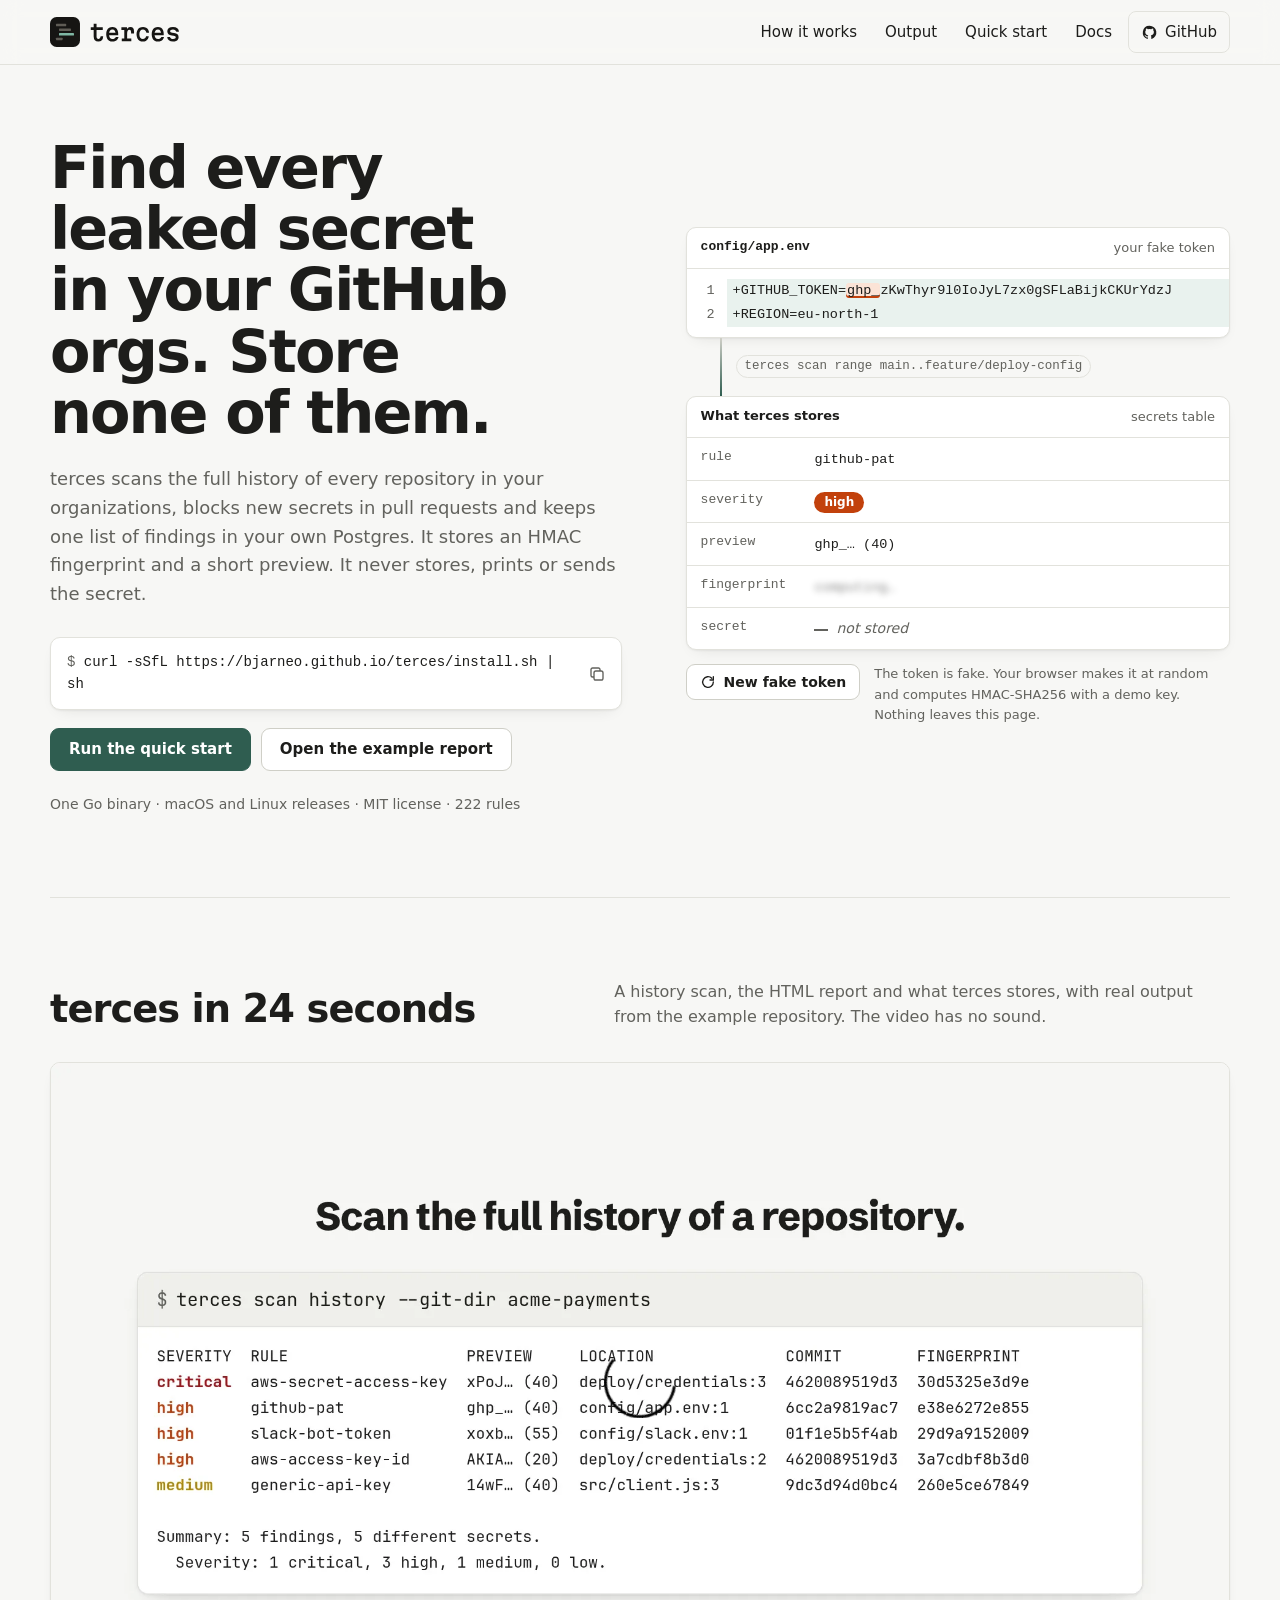
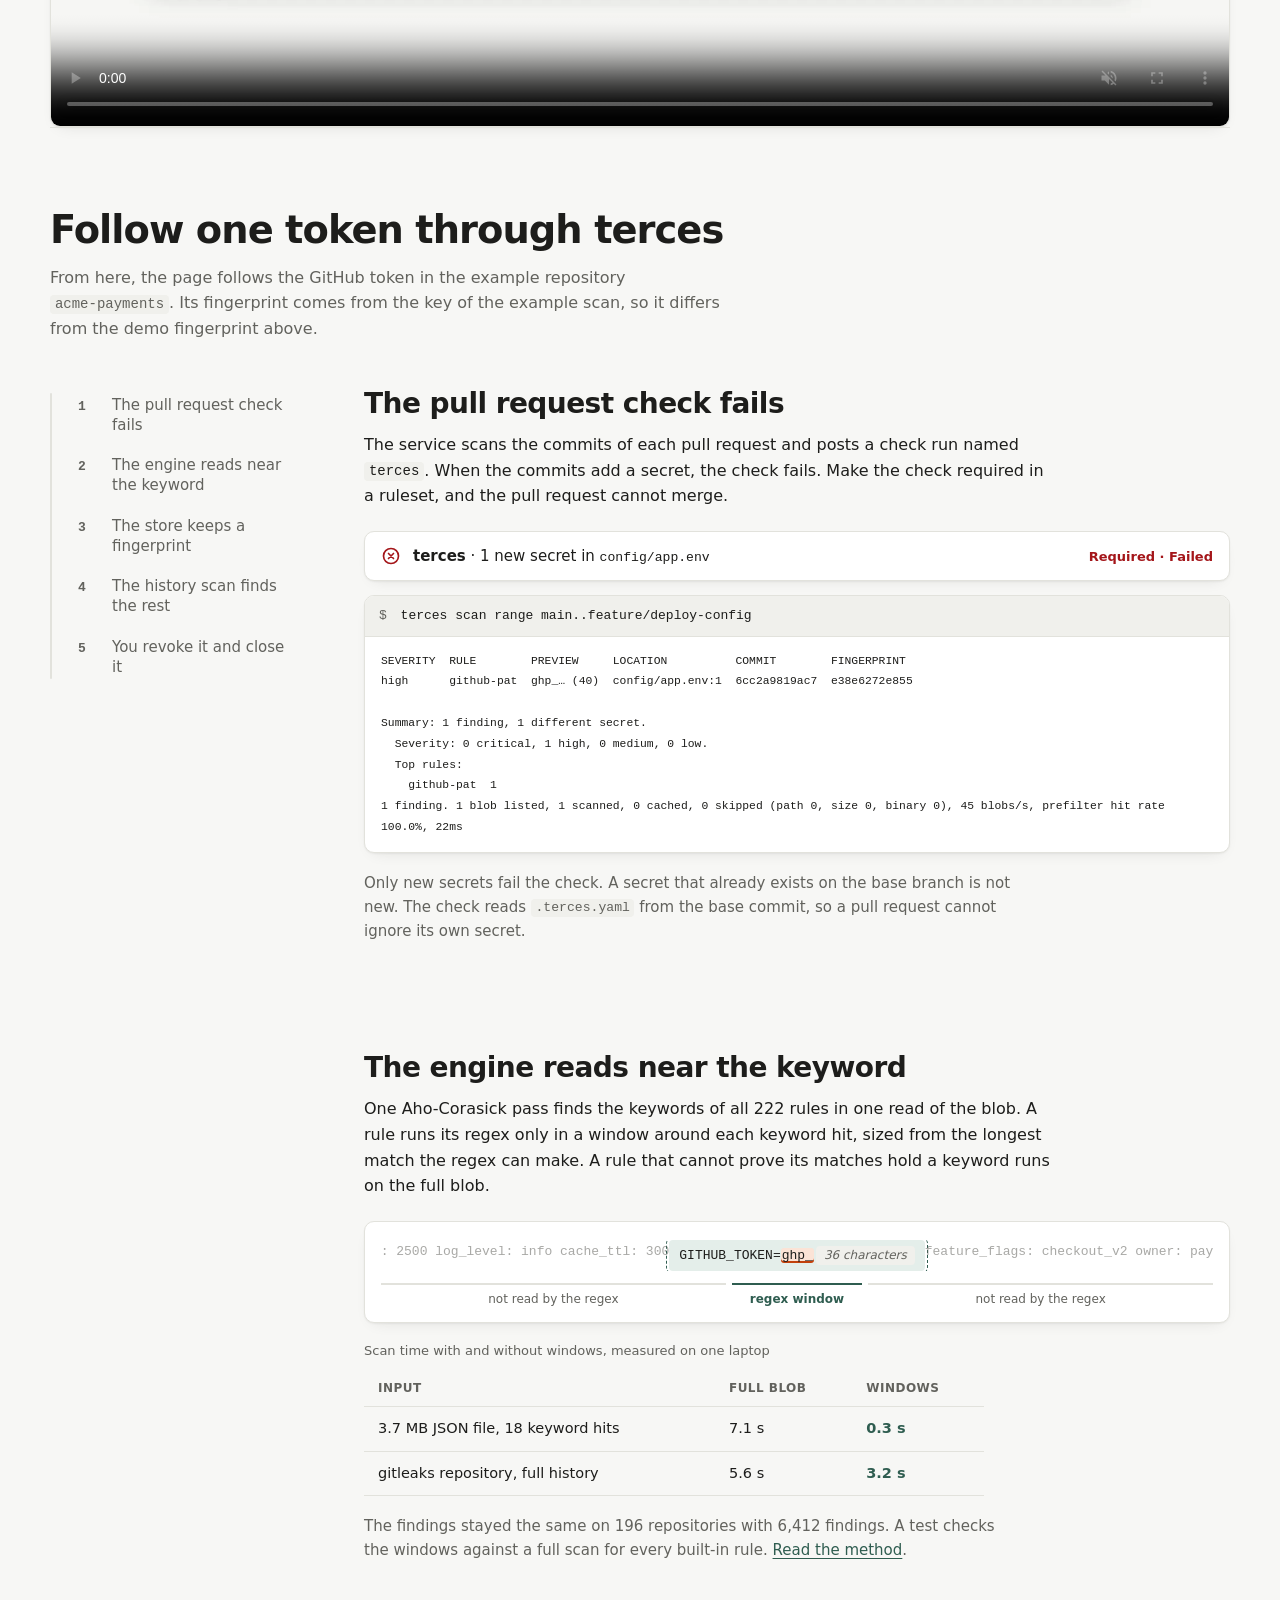
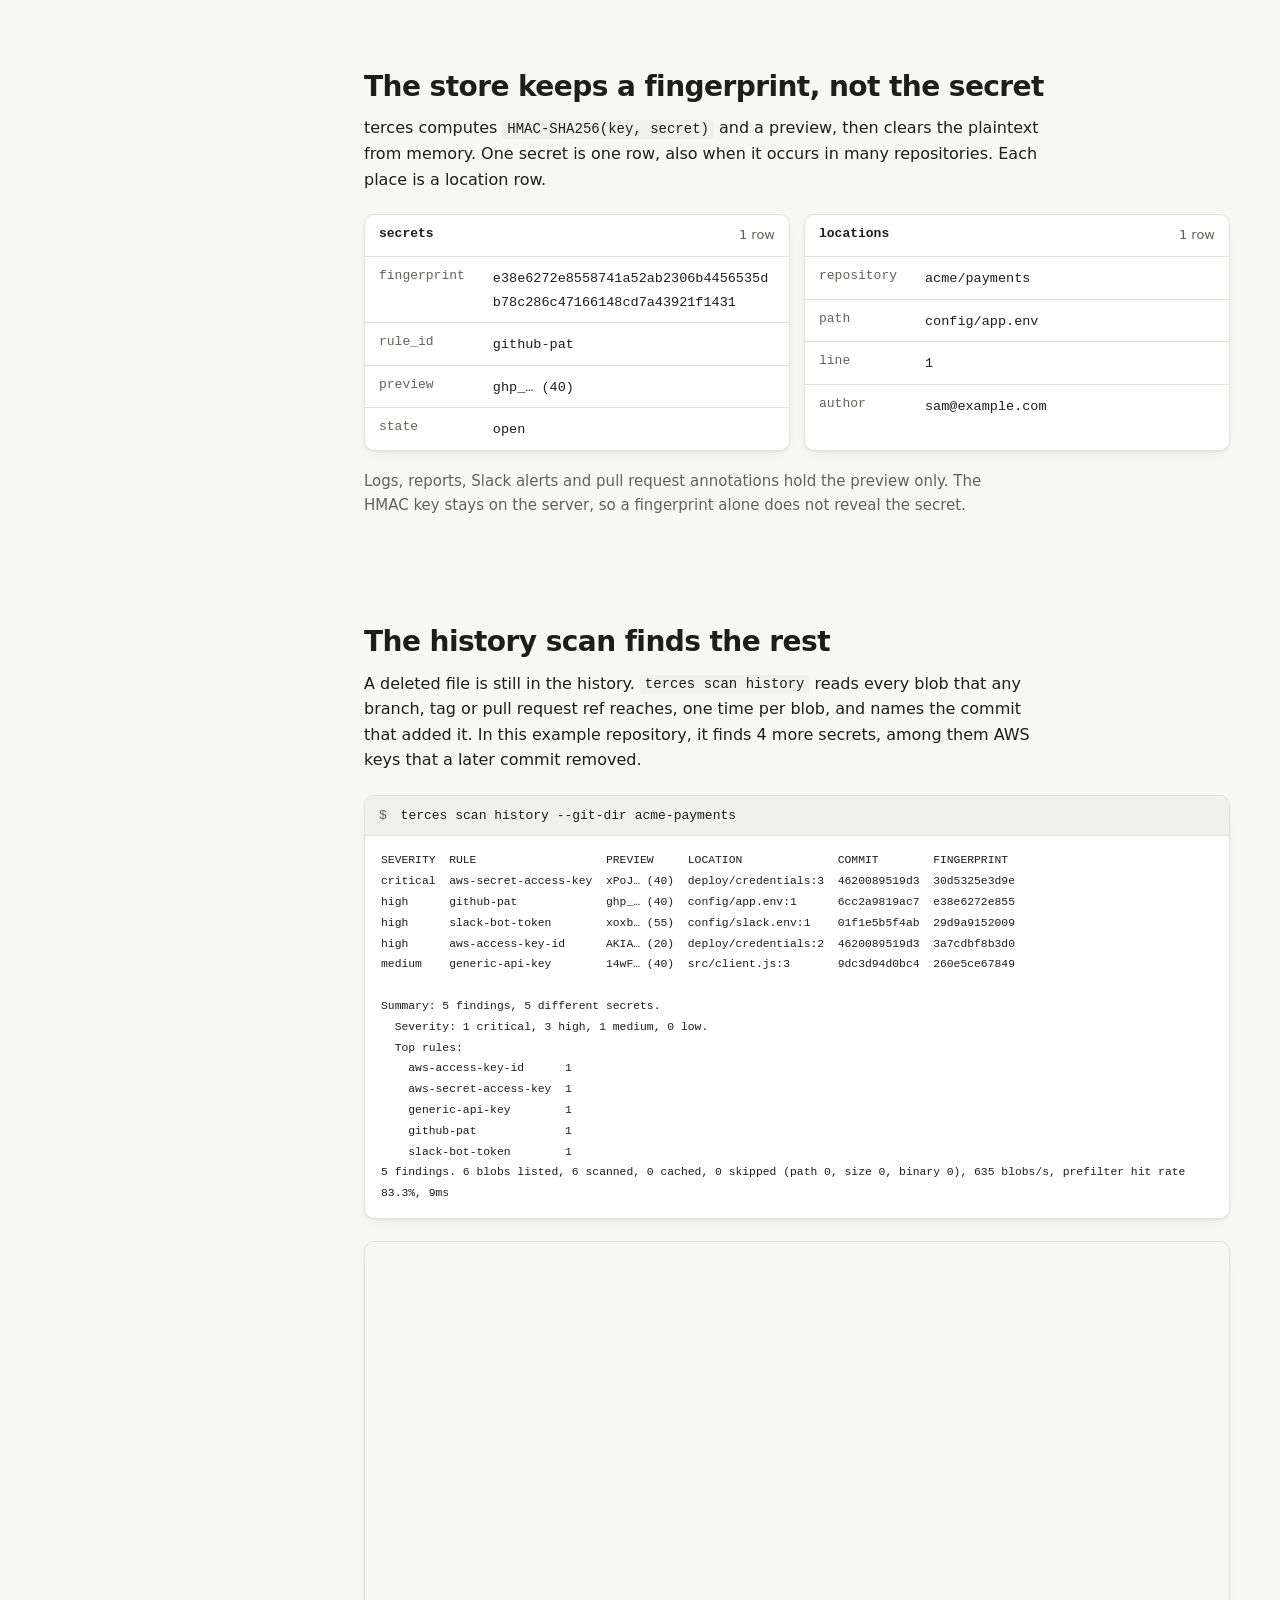
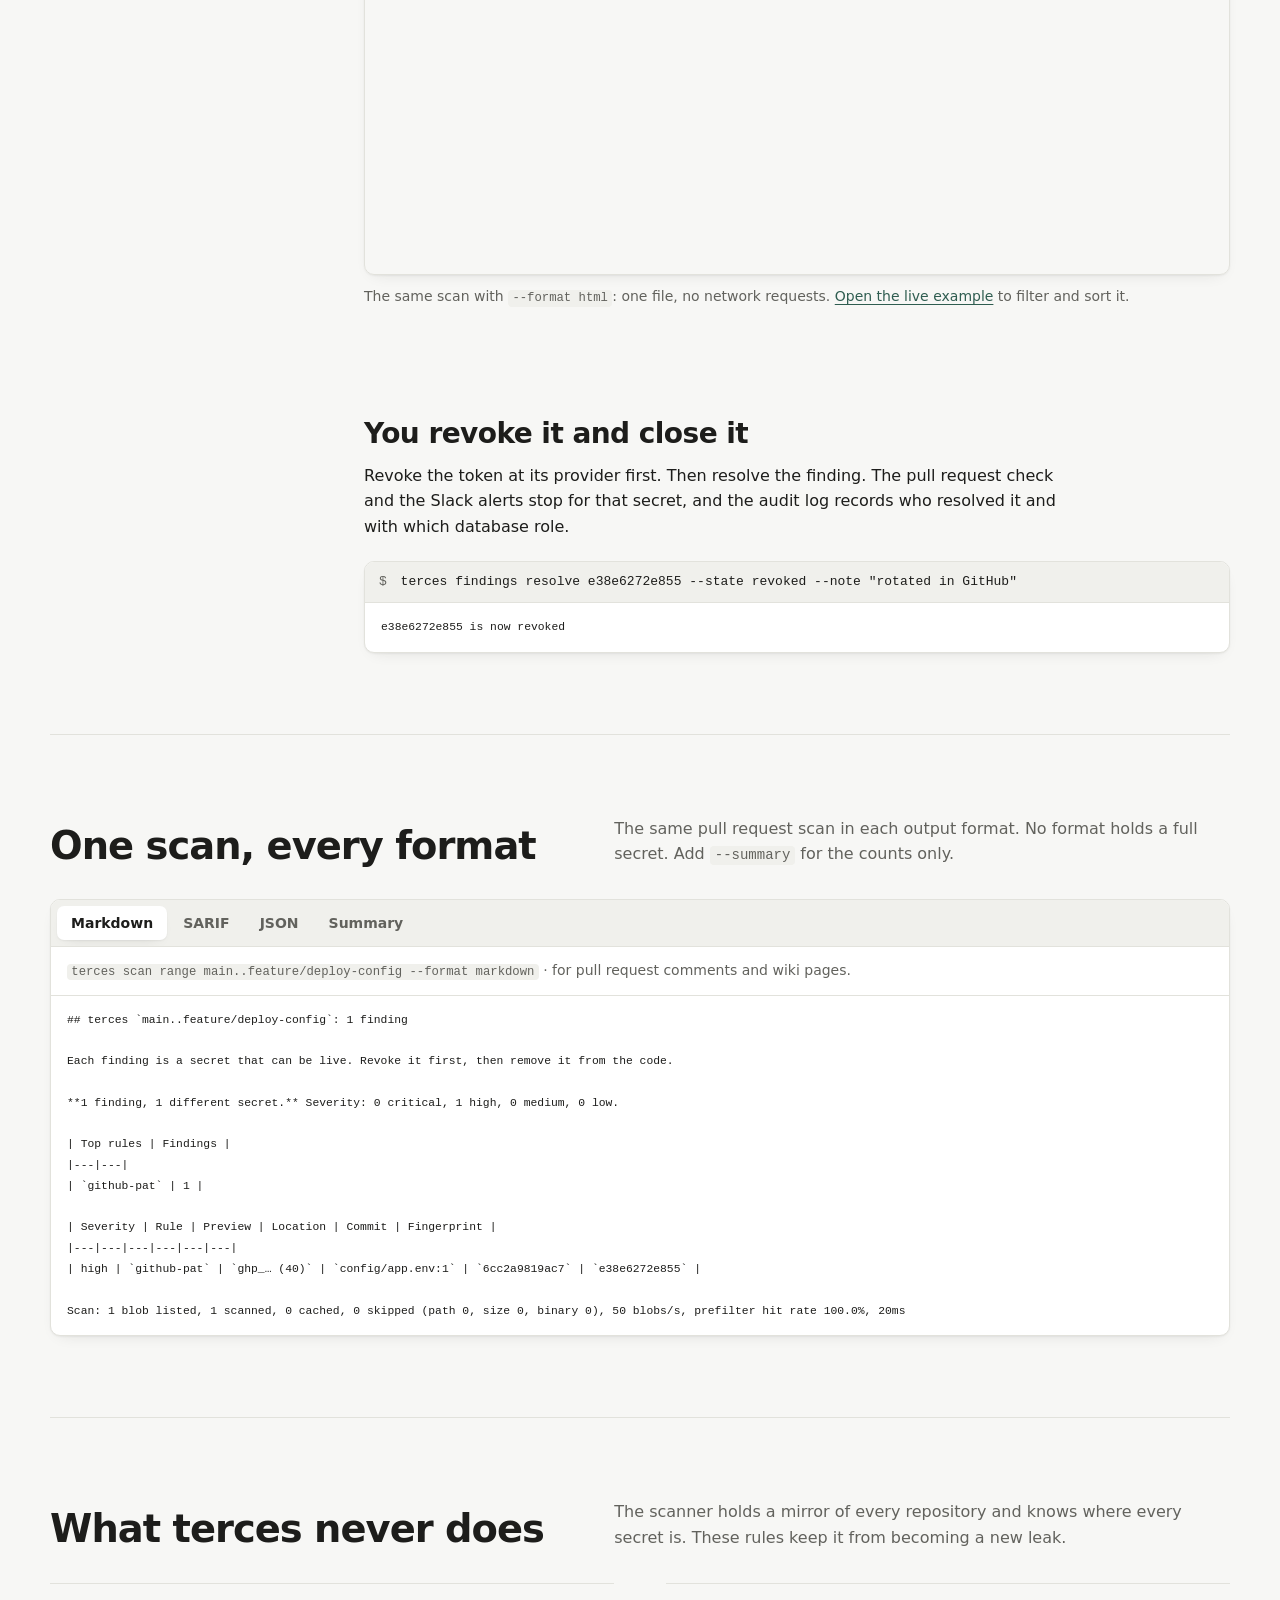
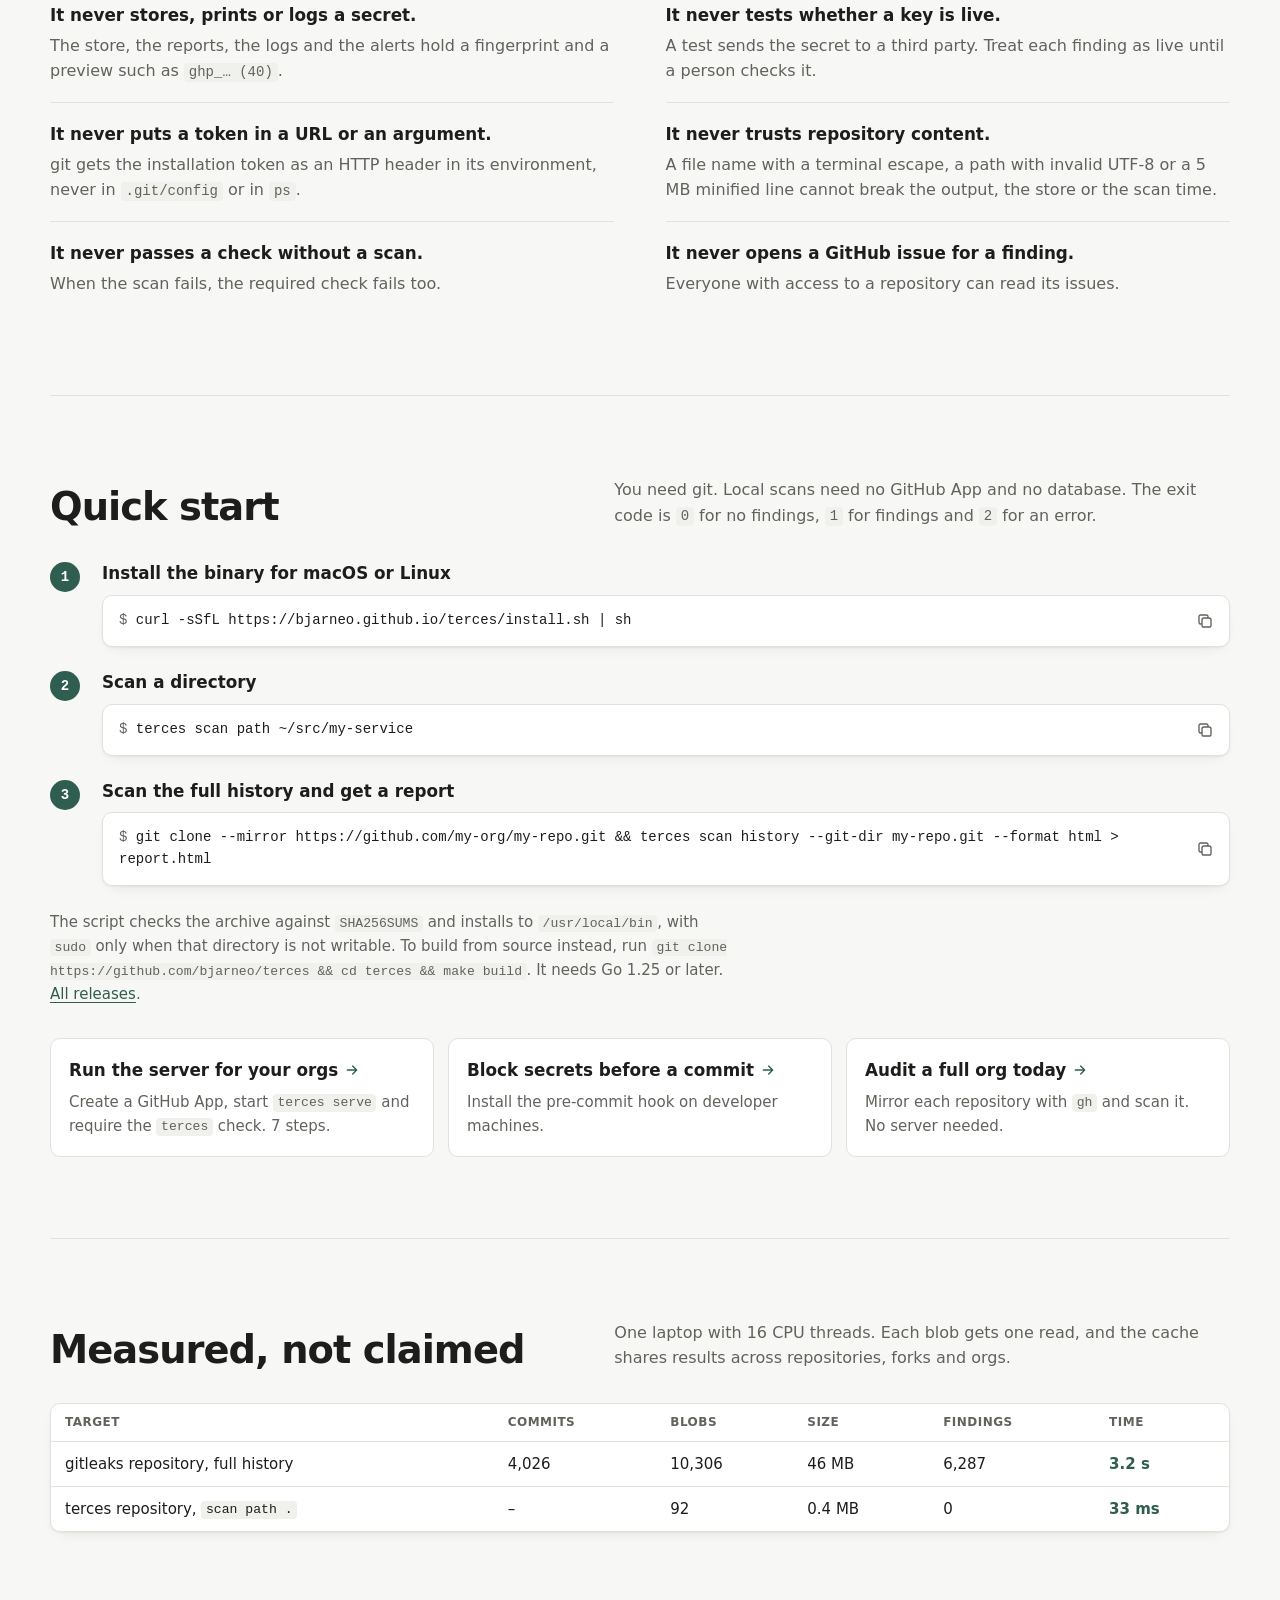
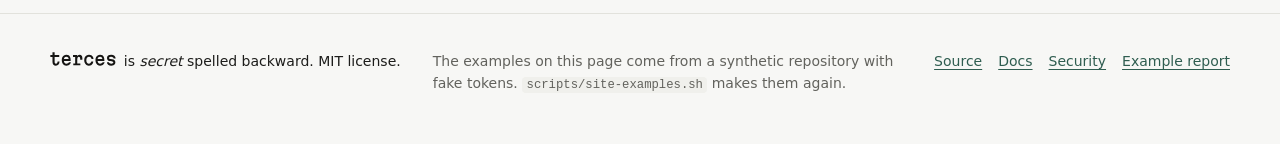
<file: site/index.html>
<!doctype html>
<html lang="en">
<head>
<meta charset="utf-8">
<meta name="viewport" content="width=device-width, initial-scale=1">
<meta http-equiv="Content-Security-Policy" content="default-src 'self'; img-src 'self'; style-src 'self'; script-src 'self'; base-uri 'none'; form-action 'none'">
<meta name="referrer" content="no-referrer">
<meta name="color-scheme" content="light dark">
<title>terces: find leaked secrets in your GitHub orgs</title>
<meta name="description" content="terces is a self-hosted secret scanner for GitHub organizations. It scans the full history of every repository, blocks new secrets in pull requests, and stores a fingerprint, never the secret.">
<link rel="icon" href="favicon.svg" type="image/svg+xml">
<link rel="stylesheet" href="style.css">
<script src="app.js" defer></script>
</head>
<body>
<a class="skip" href="#main">Skip to the content</a>

<header class="top">
  <div class="wrap top-row">
    <a class="mark" href="./" aria-label="terces home">
      <picture>
        <source srcset="assets/brand/terces-logo-dark.svg" media="(prefers-color-scheme: dark)">
        <img class="mark-logo" src="assets/brand/terces-logo.svg" width="130" height="30" alt="">
      </picture>
    </a>
    <nav aria-label="Main">
      <a href="#journey">How it works</a>
      <a href="#formats">Output</a>
      <a href="#quick-start">Quick start</a>
      <a href="https://github.com/bjarneo/terces/tree/main/docs">Docs</a>
      <a class="nav-gh" href="https://github.com/bjarneo/terces">
        <svg viewBox="0 0 24 24" aria-hidden="true"><path d="M12 2.5a9.5 9.5 0 0 0-3 18.5c.5.1.6-.2.6-.5v-1.7c-2.6.6-3.2-1.2-3.2-1.2-.4-1.1-1-1.4-1-1.4-.9-.6 0-.6 0-.6 1 .1 1.5 1 1.5 1 .9 1.5 2.3 1.1 2.8.8.1-.6.3-1.1.6-1.3-2.1-.2-4.3-1-4.3-4.7 0-1 .4-1.9 1-2.6-.1-.3-.4-1.2.1-2.5 0 0 .8-.3 2.6 1a9 9 0 0 1 4.8 0c1.8-1.3 2.6-1 2.6-1 .5 1.3.2 2.2.1 2.5.6.7 1 1.6 1 2.6 0 3.7-2.2 4.5-4.3 4.7.3.3.6.9.6 1.8v2.6c0 .3.2.6.7.5A9.5 9.5 0 0 0 12 2.5Z"/></svg>
        GitHub
      </a>
    </nav>
  </div>
</header>

<main id="main">

<section class="hero wrap" aria-labelledby="hero-title">
  <div class="hero-copy">
    <h1 id="hero-title">Find every leaked secret in your GitHub orgs. Store none of them.</h1>
    <p class="lead">terces scans the full history of every repository in your organizations, blocks new secrets in pull requests and keeps one list of findings in your own Postgres. It stores an HMAC fingerprint and a short preview. It never stores, prints or sends the secret.</p>
    <div class="cmd" data-copy>
      <code><span class="prompt" aria-hidden="true">$ </span>curl -sSfL https://bjarneo.github.io/terces/install.sh | sh</code>
      <button type="button" class="copy" aria-label="Copy the command">
        <svg viewBox="0 0 24 24" aria-hidden="true"><rect x="8" y="8" width="12" height="12" rx="2.5"/><path d="M16 8V6a2 2 0 0 0-2-2H6a2 2 0 0 0-2 2v8a2 2 0 0 0 2 2h2"/></svg>
      </button>
    </div>
    <div class="actions">
      <a class="btn btn-primary" href="#quick-start">Run the quick start</a>
      <a class="btn" href="example/report.html">Open the example report</a>
    </div>
    <p class="facts">One Go binary · macOS and Linux releases · MIT license · 222 rules</p>
  </div>

  <div class="hero-demo" aria-label="Example: a commit adds a token, and terces stores a fingerprint">
    <figure class="panel diff">
      <figcaption class="panel-head">
        <span class="file">config/app.env</span>
        <span class="muted">your fake token</span>
      </figcaption>
      <pre class="diff-body"><span class="ln">1</span><span class="add">+GITHUB_TOKEN=<mark class="kw">ghp_</mark><span data-token-tail>…</span></span>
<span class="ln">2</span><span class="add">+REGION=eu-north-1</span></pre>
    </figure>

    <div class="hop" aria-hidden="true">
      <span class="hop-line"></span>
      <span class="hop-label">terces scan range main..feature/deploy-config</span>
    </div>

    <figure class="panel stored">
      <figcaption class="panel-head">
        <span class="label">What terces stores</span>
        <span class="muted">secrets table</span>
      </figcaption>
      <dl class="row-dl">
        <dt>rule</dt><dd><code>github-pat</code></dd>
        <dt>severity</dt><dd><span class="sev sev-high">high</span></dd>
        <dt>preview</dt><dd><code>ghp_… (40)</code></dd>
        <dt>fingerprint</dt><dd><code class="fp" data-fp aria-live="polite">computing…</code></dd>
        <dt>secret</dt><dd class="none">not stored</dd>
      </dl>
    </figure>

    <div class="demo-foot">
      <button type="button" class="btn btn-small" data-new-token>
        <svg viewBox="0 0 24 24" aria-hidden="true"><path d="M20 12a8 8 0 1 1-2.3-5.6"/><path d="M20 4v5h-5"/></svg>
        New fake token
      </button>
      <p class="note">The token is fake. Your browser makes it at random and computes HMAC-SHA256 with a demo key. Nothing leaves this page.</p>
    </div>
  </div>
</section>

<section id="demo" class="demo wrap" aria-labelledby="demo-title">
  <div class="section-head">
    <h2 id="demo-title">terces in 24 seconds</h2>
    <p>A history scan, the HTML report and what terces stores, with real output from the example repository. The video has no sound.</p>
  </div>
  <figure class="video">
    <video src="assets/terces-demo.mp4" poster="assets/terces-demo-poster.webp" width="1920" height="1080" controls muted loop playsinline preload="metadata" data-autoplay aria-describedby="demo-desc"></video>
    <figcaption id="demo-desc" class="visually-hidden">The video shows the terces logo, a terces scan history command and its findings table, the HTML report filtered to AWS findings, a fake GitHub token that becomes a preview and a fingerprint, and the install command.</figcaption>
  </figure>
</section>

<section id="journey" class="journey wrap" aria-labelledby="journey-title">
  <h2 id="journey-title" class="journey-title">Follow one token through terces</h2>
  <p class="bridge">From here, the page follows the GitHub token in the example repository <code>acme-payments</code>. Its fingerprint comes from the key of the example scan, so it differs from the demo fingerprint above.</p>
  <div class="journey-grid">
    <div class="stepbar" aria-hidden="true"><span class="stepbar-count">Step 1 of 5</span> <span class="stepbar-title">The pull request check fails</span></div>
    <nav class="rail" aria-label="Steps">
      <ol>
        <li><a href="#step-check">The pull request check fails</a></li>
        <li><a href="#step-engine">The engine reads near the keyword</a></li>
        <li><a href="#step-store">The store keeps a fingerprint</a></li>
        <li><a href="#step-history">The history scan finds the rest</a></li>
        <li><a href="#step-resolve">You revoke it and close it</a></li>
      </ol>
      <span class="rail-progress" aria-hidden="true"></span>
    </nav>

    <div class="steps">
      <article id="step-check" class="step">
        <h3>The pull request check fails</h3>
        <p>The service scans the commits of each pull request and posts a check run named <code>terces</code>. When the commits add a secret, the check fails. Make the check required in a ruleset, and the pull request cannot merge.</p>
        <div class="check" role="img" aria-label="A failed GitHub check: terces, 1 new secret">
          <svg class="check-icon" viewBox="0 0 24 24" aria-hidden="true"><circle cx="12" cy="12" r="9"/><path d="M9 9l6 6M15 9l-6 6"/></svg>
          <span><strong>terces</strong> · 1 new secret in <code>config/app.env</code></span>
          <span class="check-state">Required · Failed</span>
        </div>
        <figure class="term">
          <figcaption><span class="prompt">$</span> terces scan range main..feature/deploy-config</figcaption>
          <pre><code><!-- example:range -->SEVERITY  RULE        PREVIEW     LOCATION          COMMIT        FINGERPRINT
high      github-pat  ghp_… (40)  config/app.env:1  6cc2a9819ac7  e38e6272e855

Summary: 1 finding, 1 different secret.
  Severity: 0 critical, 1 high, 0 medium, 0 low.
  Top rules:
    github-pat  1
1 finding. 1 blob listed, 1 scanned, 0 cached, 0 skipped (path 0, size 0, binary 0), 45 blobs/s, prefilter hit rate 100.0%, 22ms<!-- /example:range --></code></pre>
        </figure>
        <p class="aside">Only new secrets fail the check. A secret that already exists on the base branch is not new. The check reads <code>.terces.yaml</code> from the base commit, so a pull request cannot ignore its own secret.</p>
      </article>

      <article id="step-engine" class="step">
        <h3>The engine reads near the keyword</h3>
        <p>One Aho-Corasick pass finds the keywords of all 222 rules in one read of the blob. A rule runs its regex only in a window around each keyword hit, sized from the longest match the regex can make. A rule that cannot prove its matches hold a keyword runs on the full blob.</p>
        <div class="window" aria-label="A blob with one keyword hit. The regex runs only in the window around it.">
          <div class="window-text"><span class="dim">region: eu-north-1   retries: 3   timeout_ms: 2500   log_level: info   cache_ttl: 300   </span><span class="win"><span class="pre-hit">GITHUB_TOKEN=</span><mark class="kw">ghp_</mark><span class="redact">36 characters</span></span><span class="dim">   feature_flags: checkout_v2   owner: payments</span></div>
          <div class="window-scale">
            <span class="dim-bar">not read by the regex</span>
            <span class="win-bar">regex window</span>
            <span class="dim-bar">not read by the regex</span>
          </div>
        </div>
        <table class="mini">
          <caption>Scan time with and without windows, measured on one laptop</caption>
          <thead><tr><th scope="col">Input</th><th scope="col">Full blob</th><th scope="col">Windows</th></tr></thead>
          <tbody>
            <tr><th scope="row">3.7 MB JSON file, 18 keyword hits</th><td>7.1 s</td><td>0.3 s</td></tr>
            <tr><th scope="row">gitleaks repository, full history</th><td>5.6 s</td><td>3.2 s</td></tr>
          </tbody>
        </table>
        <p class="aside">The findings stayed the same on 196 repositories with 6,412 findings. A test checks the windows against a full scan for every built-in rule. <a href="https://github.com/bjarneo/terces/blob/main/docs/performance.md#regex-windows-give-the-same-findings">Read the method</a>.</p>
      </article>

      <article id="step-store" class="step">
        <h3>The store keeps a fingerprint, not the secret</h3>
        <p>terces computes <code>HMAC-SHA256(key, secret)</code> and a preview, then clears the plaintext from memory. One secret is one row, also when it occurs in many repositories. Each place is a location row.</p>
        <div class="tables">
          <figure class="panel">
            <figcaption class="panel-head"><span class="file">secrets</span><span class="muted">1 row</span></figcaption>
            <dl class="row-dl">
              <dt>fingerprint</dt><dd><code class="fp"><!-- example:fp-full -->e38e6272e8558741a52ab2306b4456535db78c286c47166148cd7a43921f1431<!-- /example:fp-full --></code></dd>
              <dt>rule_id</dt><dd><code>github-pat</code></dd>
              <dt>preview</dt><dd><code>ghp_… (40)</code></dd>
              <dt>state</dt><dd><code>open</code></dd>
            </dl>
          </figure>
          <figure class="panel">
            <figcaption class="panel-head"><span class="file">locations</span><span class="muted">1 row</span></figcaption>
            <dl class="row-dl">
              <dt>repository</dt><dd><code>acme/payments</code></dd>
              <dt>path</dt><dd><code>config/app.env</code></dd>
              <dt>line</dt><dd><code>1</code></dd>
              <dt>author</dt><dd><code>sam@example.com</code></dd>
            </dl>
          </figure>
        </div>
        <p class="aside">Logs, reports, Slack alerts and pull request annotations hold the preview only. The HMAC key stays on the server, so a fingerprint alone does not reveal the secret.</p>
      </article>

      <article id="step-history" class="step">
        <h3>The history scan finds the rest</h3>
        <p>A deleted file is still in the history. <code>terces scan history</code> reads every blob that any branch, tag or pull request ref reaches, one time per blob, and names the commit that added it. In this example repository, it finds 4 more secrets, among them AWS keys that a later commit removed.</p>
        <figure class="term">
          <figcaption><span class="prompt">$</span> terces scan history --git-dir acme-payments</figcaption>
          <pre><code><!-- example:history -->SEVERITY  RULE                   PREVIEW     LOCATION              COMMIT        FINGERPRINT
critical  aws-secret-access-key  xPoJ… (40)  deploy/credentials:3  4620089519d3  30d5325e3d9e
high      github-pat             ghp_… (40)  config/app.env:1      6cc2a9819ac7  e38e6272e855
high      slack-bot-token        xoxb… (55)  config/slack.env:1    01f1e5b5f4ab  29d9a9152009
high      aws-access-key-id      AKIA… (20)  deploy/credentials:2  4620089519d3  3a7cdbf8b3d0
medium    generic-api-key        14wF… (40)  src/client.js:3       9dc3d94d0bc4  260e5ce67849

Summary: 5 findings, 5 different secrets.
  Severity: 1 critical, 3 high, 1 medium, 0 low.
  Top rules:
    aws-access-key-id      1
    aws-secret-access-key  1
    generic-api-key        1
    github-pat             1
    slack-bot-token        1
5 findings. 6 blobs listed, 6 scanned, 0 cached, 0 skipped (path 0, size 0, binary 0), 635 blobs/s, prefilter hit rate 83.3%, 9ms<!-- /example:history --></code></pre>
        </figure>
        <figure class="shot">
          <a href="example/report.html" aria-label="Open the live example report">
            <picture>
              <source srcset="assets/report-narrow-dark.webp" media="(max-width: 720px) and (prefers-color-scheme: dark)" width="420" height="269">
              <source srcset="assets/report-narrow-light.webp" media="(max-width: 720px)" width="420" height="271">
              <source srcset="assets/report-dark.webp" media="(prefers-color-scheme: dark)" width="1280" height="937">
              <img src="assets/report-light.webp" width="1280" height="937" alt="The terces HTML report of the example repository: findings with severity pills, rules, previews and locations." loading="lazy">
            </picture>
          </a>
          <figcaption>The same scan with <code>--format html</code>: one file, no network requests. <a href="example/report.html">Open the live example</a> to filter and sort it.</figcaption>
        </figure>
      </article>

      <article id="step-resolve" class="step">
        <h3>You revoke it and close it</h3>
        <p>Revoke the token at its provider first. Then resolve the finding. The pull request check and the Slack alerts stop for that secret, and the audit log records who resolved it and with which database role.</p>
        <figure class="term">
          <figcaption><span class="prompt">$</span> terces findings resolve <!-- example:fp-short -->e38e6272e855<!-- /example:fp-short --> --state revoked --note "rotated in GitHub"</figcaption>
          <pre><code><!-- example:resolve -->e38e6272e855 is now revoked<!-- /example:resolve --></code></pre>
        </figure>
      </article>
    </div>
  </div>
</section>

<section id="formats" class="formats wrap" aria-labelledby="formats-title">
  <div class="section-head">
    <h2 id="formats-title">One scan, every format</h2>
    <p>The same pull request scan in each output format. No format holds a full secret. Add <code>--summary</code> for the counts only.</p>
  </div>
  <div class="tabs" data-tabs>
    <div class="tablist" role="tablist" aria-label="Output formats">
      <button role="tab" id="tab-md" aria-controls="pane-md" aria-selected="true">Markdown</button>
      <button role="tab" id="tab-sarif" aria-controls="pane-sarif" aria-selected="false" tabindex="-1">SARIF</button>
      <button role="tab" id="tab-json" aria-controls="pane-json" aria-selected="false" tabindex="-1">JSON</button>
      <button role="tab" id="tab-summary" aria-controls="pane-summary" aria-selected="false" tabindex="-1">Summary</button>
    </div>
    <div class="tabpanel" role="tabpanel" id="pane-md" aria-labelledby="tab-md" tabindex="0">
      <p class="pane-cmd"><code>terces scan range main..feature/deploy-config --format markdown</code> · for pull request comments and wiki pages.</p>
      <pre><code><!-- example:markdown -->## terces `main..feature/deploy-config`: 1 finding

Each finding is a secret that can be live. Revoke it first, then remove it from the code.

**1 finding, 1 different secret.** Severity: 0 critical, 1 high, 0 medium, 0 low.

| Top rules | Findings |
|---|---|
| `github-pat` | 1 |

| Severity | Rule | Preview | Location | Commit | Fingerprint |
|---|---|---|---|---|---|
| high | `github-pat` | `ghp_… (40)` | `config/app.env:1` | `6cc2a9819ac7` | `e38e6272e855` |

Scan: 1 blob listed, 1 scanned, 0 cached, 0 skipped (path 0, size 0, binary 0), 50 blobs/s, prefilter hit rate 100.0%, 20ms<!-- /example:markdown --></code></pre>
    </div>
    <div class="tabpanel" role="tabpanel" id="pane-sarif" aria-labelledby="tab-sarif" tabindex="0" hidden>
      <p class="pane-cmd"><code>terces scan path . --format sarif</code> · SARIF 2.1.0 for GitHub code scanning, with <code>security-severity</code> scores.</p>
      <pre><code><!-- example:sarif -->{
  "$schema": "https://json.schemastore.org/sarif-2.1.0.json",
  "version": "2.1.0",
  "runs": [
    {
      "tool": {
        "driver": {
          "name": "terces",
          "version": "v0.1.0-1-g5f79a56-dirty",
          "rules": [
            {
              "id": "github-pat",
              "shortDescription": {
                "text": "Uncovered a GitHub Personal Access Token, potentially leading to unauthorized repository access and sensitive content exposure."
              },
              "help": {
                "text": "Treat the secret as compromised. Revoke it at its provider first. Then remove it from the code, and use a secret manager."
              },
              "defaultConfiguration": {
                "level": "error"
              },
              "properties": {
                "security-severity": "8.0",
                "tags": [
                  "security",
                  "secret"
                ]
              }
            }
          ]
        }
      },
      "results": [
        {
          "ruleId": "github-pat",
          "ruleIndex": 0,
          "level": "error",
          "message": {
            "text": "Uncovered a GitHub Personal Access Token, potentially leading to unauthorized repository access and sensitive content exposure. Preview: ghp_… (40)."
          },
          "locations": [
            {
              "physicalLocation": {
                "artifactLocation": {
                  "uri": "config/app.env",
                  "uriBaseId": "%SRCROOT%"
                },
                "region": {
                  "startLine": 1
                }
              }
            }
          ],
          "partialFingerprints": {
            "tercesFingerprint/v1": "e38e6272e8558741a52ab2306b4456535db78c286c47166148cd7a43921f1431"
          },
          "properties": {
            "commit": "6cc2a9819ac7ef5b29cbf8c62ac9db5be883ed74"
          }
        }
      ]
    }
  ]
}<!-- /example:sarif --></code></pre>
    </div>
    <div class="tabpanel" role="tabpanel" id="pane-json" aria-labelledby="tab-json" tabindex="0" hidden>
      <p class="pane-cmd"><code>terces scan range main..feature/deploy-config --format json</code> · for scripts and other tools.</p>
      <pre><code><!-- example:json -->{
  "findings": [
    {
      "fingerprint": "e38e6272e8558741a52ab2306b4456535db78c286c47166148cd7a43921f1431",
      "rule": "github-pat",
      "description": "Uncovered a GitHub Personal Access Token, potentially leading to unauthorized repository access and sensitive content exposure.",
      "severity": "high",
      "preview": "ghp_… (40)",
      "path": "config/app.env",
      "line": 1,
      "blob": "38bfa589cc03113d409fe3b90fce21d330167df8",
      "commit": "6cc2a9819ac7ef5b29cbf8c62ac9db5be883ed74",
      "author_name": "Sam Example",
      "author_email": "sam@example.com",
      "committed_at": "2026-11-14T10:05:00Z"
    }
  ],
  "stats": {
    "blobs_listed": 1,
    "blobs_scanned": 1,
    "blobs_cached": 0,
    "skipped_path": 0,
    "skipped_size": 0,
    "skipped_binary": 0,
    "capped": 0,
    "prefilter_hits": 1,
    "bytes_scanned": 72,
    "duration_ns": 21997904
  },
  "summary": {
    "findings": 1,
    "secrets": 1,
    "by_severity": {
      "high": 1
    },
    "by_rule": [
      {
        "name": "github-pat",
        "count": 1
      }
    ],
    "gaps": 0
  }
}<!-- /example:json --></code></pre>
    </div>
    <div class="tabpanel" role="tabpanel" id="pane-summary" aria-labelledby="tab-summary" tabindex="0" hidden>
      <p class="pane-cmd"><code>terces scan history --git-dir acme-payments --summary</code> · also in Markdown and HTML.</p>
      <pre><code><!-- example:summary -->Summary: 5 findings, 5 different secrets.
  Severity: 1 critical, 3 high, 1 medium, 0 low.
  Top rules:
    aws-access-key-id      1
    aws-secret-access-key  1
    generic-api-key        1
    github-pat             1
    slack-bot-token        1<!-- /example:summary --></code></pre>
    </div>
  </div>
</section>

<section class="never wrap" aria-labelledby="never-title">
  <div class="section-head">
    <h2 id="never-title">What terces never does</h2>
    <p>The scanner holds a mirror of every repository and knows where every secret is. These rules keep it from becoming a new leak.</p>
  </div>
  <ul class="never-list">
    <li><strong>It never stores, prints or logs a secret.</strong> The store, the reports, the logs and the alerts hold a fingerprint and a preview such as <code>ghp_… (40)</code>.</li>
    <li><strong>It never tests whether a key is live.</strong> A test sends the secret to a third party. Treat each finding as live until a person checks it.</li>
    <li><strong>It never puts a token in a URL or an argument.</strong> git gets the installation token as an HTTP header in its environment, never in <code>.git/config</code> or in <code>ps</code>.</li>
    <li><strong>It never trusts repository content.</strong> A file name with a terminal escape, a path with invalid UTF-8 or a 5 MB minified line cannot break the output, the store or the scan time.</li>
    <li><strong>It never passes a check without a scan.</strong> When the scan fails, the required check fails too.</li>
    <li><strong>It never opens a GitHub issue for a finding.</strong> Everyone with access to a repository can read its issues.</li>
  </ul>
</section>

<section id="quick-start" class="quick wrap" aria-labelledby="quick-title">
  <div class="section-head">
    <h2 id="quick-title">Quick start</h2>
    <p>You need git. Local scans need no GitHub App and no database. The exit code is <code>0</code> for no findings, <code>1</code> for findings and <code>2</code> for an error.</p>
  </div>
  <ol class="quick-steps">
    <li>
      <h3>Install the binary for macOS or Linux</h3>
      <div class="cmd" data-copy><code><span class="prompt" aria-hidden="true">$ </span>curl -sSfL https://bjarneo.github.io/terces/install.sh | sh</code><button type="button" class="copy" aria-label="Copy the command"><svg viewBox="0 0 24 24" aria-hidden="true"><rect x="8" y="8" width="12" height="12" rx="2.5"/><path d="M16 8V6a2 2 0 0 0-2-2H6a2 2 0 0 0-2 2v8a2 2 0 0 0 2 2h2"/></svg></button></div>
    </li>
    <li>
      <h3>Scan a directory</h3>
      <div class="cmd" data-copy><code><span class="prompt" aria-hidden="true">$ </span>terces scan path ~/src/my-service</code><button type="button" class="copy" aria-label="Copy the command"><svg viewBox="0 0 24 24" aria-hidden="true"><rect x="8" y="8" width="12" height="12" rx="2.5"/><path d="M16 8V6a2 2 0 0 0-2-2H6a2 2 0 0 0-2 2v8a2 2 0 0 0 2 2h2"/></svg></button></div>
    </li>
    <li>
      <h3>Scan the full history and get a report</h3>
      <div class="cmd" data-copy><code><span class="prompt" aria-hidden="true">$ </span>git clone --mirror https://github.com/my-org/my-repo.git &amp;&amp; terces scan history --git-dir my-repo.git --format html &gt; report.html</code><button type="button" class="copy" aria-label="Copy the command"><svg viewBox="0 0 24 24" aria-hidden="true"><rect x="8" y="8" width="12" height="12" rx="2.5"/><path d="M16 8V6a2 2 0 0 0-2-2H6a2 2 0 0 0-2 2v8a2 2 0 0 0 2 2h2"/></svg></button></div>
    </li>
  </ol>
  <p class="aside-q">The script checks the archive against <code>SHA256SUMS</code> and installs to <code>/usr/local/bin</code>, with <code>sudo</code> only when that directory is not writable. To build from source instead, run <code>git clone https://github.com/bjarneo/terces &amp;&amp; cd terces &amp;&amp; make build</code>. It needs Go 1.25 or later. <a href="https://github.com/bjarneo/terces/releases">All releases</a>.</p>
  <div class="next">
    <a class="next-link" href="https://github.com/bjarneo/terces/blob/main/docs/server-setup.md">
      <strong>Run the server for your orgs <svg class="next-arrow" viewBox="0 0 24 24" aria-hidden="true"><path d="M5 12h14M13 6l6 6-6 6"/></svg></strong>
      <span>Create a GitHub App, start <code>terces serve</code> and require the <code>terces</code> check. 7 steps.</span>
    </a>
    <a class="next-link" href="https://github.com/bjarneo/terces/blob/main/docs/pre-commit.md">
      <strong>Block secrets before a commit <svg class="next-arrow" viewBox="0 0 24 24" aria-hidden="true"><path d="M5 12h14M13 6l6 6-6 6"/></svg></strong>
      <span>Install the pre-commit hook on developer machines.</span>
    </a>
    <a class="next-link" href="https://github.com/bjarneo/terces/blob/main/docs/local-scans.md#audit-an-account-or-an-org">
      <strong>Audit a full org today <svg class="next-arrow" viewBox="0 0 24 24" aria-hidden="true"><path d="M5 12h14M13 6l6 6-6 6"/></svg></strong>
      <span>Mirror each repository with <code>gh</code> and scan it. No server needed.</span>
    </a>
  </div>
</section>

<section class="numbers wrap" aria-labelledby="numbers-title">
  <div class="section-head">
    <h2 id="numbers-title">Measured, not claimed</h2>
    <p>One laptop with 16 CPU threads. Each blob gets one read, and the cache shares results across repositories, forks and orgs.</p>
  </div>
  <div class="table-wrap">
    <table class="bench">
      <thead><tr><th scope="col">Target</th><th scope="col">Commits</th><th scope="col">Blobs</th><th scope="col">Size</th><th scope="col">Findings</th><th scope="col">Time</th></tr></thead>
      <tbody>
        <tr><th scope="row">gitleaks repository, full history</th><td>4,026</td><td>10,306</td><td>46 MB</td><td>6,287</td><td>3.2 s</td></tr>
        <tr><th scope="row">terces repository, <code>scan path .</code></th><td>–</td><td>92</td><td>0.4 MB</td><td>0</td><td>33 ms</td></tr>
      </tbody>
    </table>
  </div>
</section>

</main>

<footer class="foot">
  <div class="wrap foot-row">
    <p class="foot-brand">
      <picture>
        <source srcset="assets/brand/terces-wordmark-dark.svg" media="(prefers-color-scheme: dark)">
        <img src="assets/brand/terces-wordmark.svg" width="66" height="14" alt="terces">
      </picture>
      is <em>secret</em> spelled backward. MIT license.
    </p>
    <p class="muted">The examples on this page come from a synthetic repository with fake tokens. <code>scripts/site-examples.sh</code> makes them again.</p>
    <nav aria-label="Footer">
      <a href="https://github.com/bjarneo/terces">Source</a>
      <a href="https://github.com/bjarneo/terces/tree/main/docs">Docs</a>
      <a href="https://github.com/bjarneo/terces/blob/main/docs/security.md">Security</a>
      <a href="example/report.html">Example report</a>
    </nav>
  </div>
</footer>
</body>
</html>
</file>
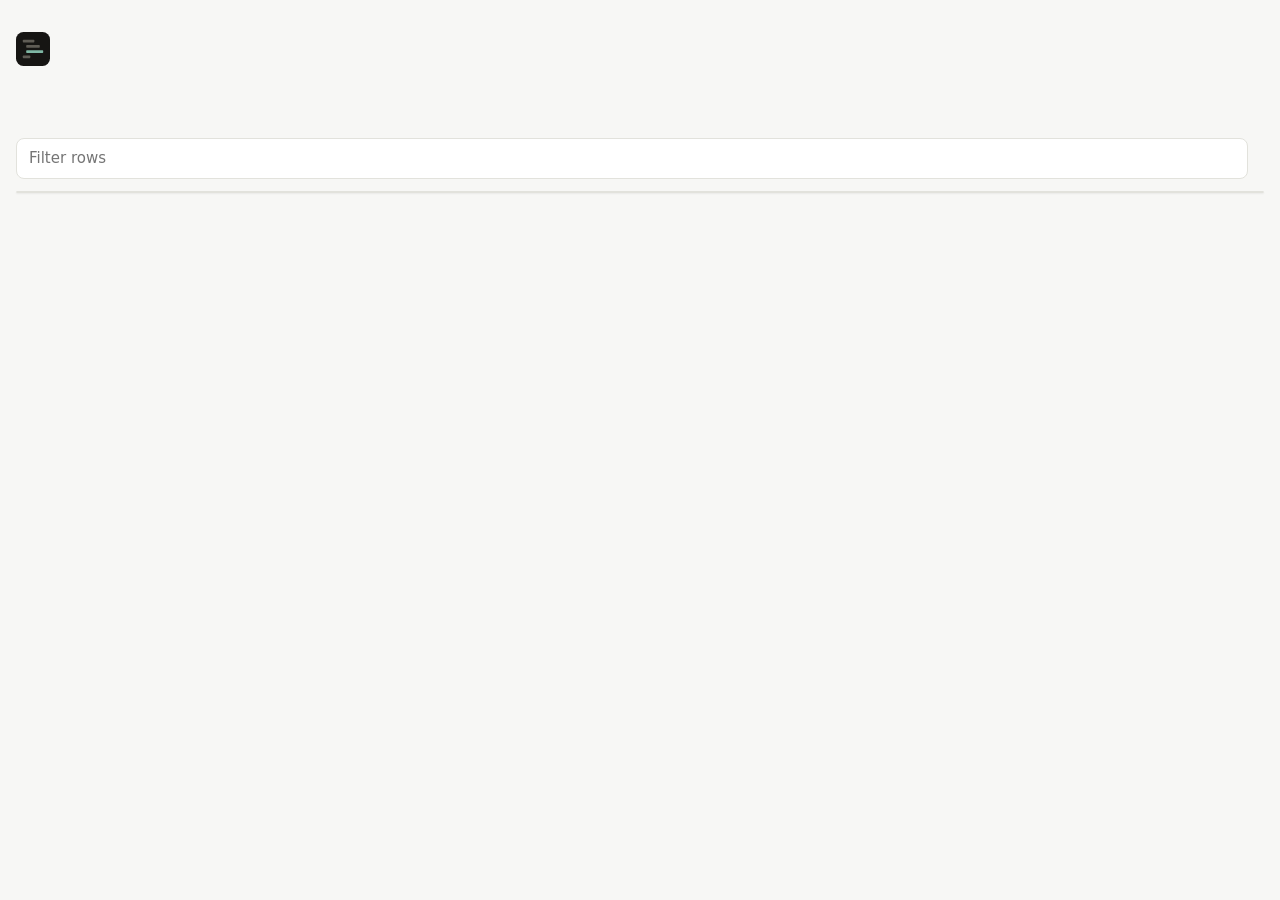
<file: internal/render/report.html>
<!doctype html>
<html lang="en">
<head>
<meta charset="utf-8">
<meta name="viewport" content="width=device-width, initial-scale=1">
<meta http-equiv="Content-Security-Policy" content="default-src 'none'; style-src 'unsafe-inline'; script-src 'unsafe-inline'">
<meta name="referrer" content="no-referrer">
<title>__TITLE__</title>
<style>
:root {
  --bg: #f7f7f5;
  --panel: #ffffff;
  --text: #1d1d1b;
  --muted: #6b6b66;
  --line: #e2e2dc;
  --accent: #2f5d50;
  --code-bg: #f0f0ec;
  --critical: #a4161a;
  --high: #c2410c;
  --medium: #b08900;
  --low: #5c7080;
  --shadow: 0 1px 2px rgba(0, 0, 0, 0.06);
  --logo-tile: #161513;
  --logo-bar: #5F5C55;
  --logo-accent: #7fb7a4;
}
@media (prefers-color-scheme: dark) {
  :root {
    --bg: #141413;
    --panel: #1d1d1b;
    --text: #ecece6;
    --muted: #9a9a92;
    --line: #33332f;
    --accent: #7fb7a4;
    --code-bg: #262623;
    --critical: #ff6b6b;
    --high: #ff922b;
    --medium: #ffd43b;
    --low: #a5b4c3;
    --shadow: none;
    --logo-tile: #2B2A26;
    --logo-bar: #77746C;
    --logo-accent: #7fb7a4;
  }
  .sev.sev { color: #141413; }
}
* { box-sizing: border-box; }
body {
  margin: 0;
  background: var(--bg);
  color: var(--text);
  font: 15px/1.5 system-ui, -apple-system, "Segoe UI", Roboto, sans-serif;
}
main { max-width: 1280px; margin: 0 auto; padding: 32px 16px 64px; }
header h1 { margin: 0; font-size: 26px; letter-spacing: -0.01em; }
.title-row { display: flex; align-items: center; gap: 12px; }
.brand { width: 34px; height: 34px; flex: none; }
.logo-tile { fill: var(--logo-tile); }
.logo-bar { fill: var(--logo-bar); }
.logo-accent { fill: var(--logo-accent); }
header p { margin: 4px 0 0; color: var(--muted); }
.cards { display: grid; grid-template-columns: repeat(auto-fit, minmax(150px, 1fr)); gap: 12px; margin: 24px 0; }
.card {
  background: var(--panel); border: 1px solid var(--line); border-radius: 10px;
  padding: 14px 16px; box-shadow: var(--shadow);
}
.card .n { font-size: 28px; font-weight: 650; font-variant-numeric: tabular-nums; }
.card .k { color: var(--muted); font-size: 13px; text-transform: uppercase; letter-spacing: 0.04em; }
.card.critical .n { color: var(--critical); }
.card.high .n { color: var(--high); }
.card.medium .n { color: var(--medium); }
.card.low .n { color: var(--low); }
.breakdowns { display: grid; grid-template-columns: repeat(auto-fit, minmax(300px, 1fr)); gap: 12px; margin: 0 0 24px; }
.breakdowns h3 { margin: 0; padding: 10px 12px; font-size: 13px; text-transform: uppercase; letter-spacing: 0.04em; color: var(--muted); border-bottom: 1px solid var(--line); }
.bar { height: 6px; border-radius: 3px; background: var(--accent); opacity: 0.7; margin-top: 4px; }
.notice {
  background: color-mix(in srgb, var(--high) 8%, var(--panel)); border: 1px solid color-mix(in srgb, var(--high) 45%, var(--line));
  border-radius: 8px; padding: 10px 14px; margin: 12px 0;
}
.toolbar { display: flex; flex-wrap: wrap; gap: 8px; align-items: center; margin: 20px 0 12px; }
.toolbar input[type=search] {
  flex: 1 1 260px; min-width: 0; padding: 8px 12px; border-radius: 8px;
  border: 1px solid var(--line); background: var(--panel); color: var(--text); font: inherit;
}
.toolbar button {
  padding: 7px 12px; border-radius: 999px; border: 1px solid var(--line);
  background: var(--panel); color: var(--text); font: inherit; font-size: 13px; cursor: pointer;
}
.toolbar button[aria-pressed=false] { opacity: 0.45; }
#filters { display: inline-flex; flex-wrap: wrap; gap: 6px; }
.toolbar .count { color: var(--muted); font-size: 13px; margin-left: auto; }
.wrap { overflow-x: auto; background: var(--panel); border: 1px solid var(--line); border-radius: 10px; box-shadow: var(--shadow); }
table { width: 100%; border-collapse: collapse; }
th, td { text-align: left; padding: 9px 12px; border-bottom: 1px solid var(--line); vertical-align: top; }
tr:last-child td { border-bottom: 0; }
th {
  position: sticky; top: 0; background: var(--panel); font-size: 12px; text-transform: uppercase;
  letter-spacing: 0.04em; color: var(--muted); cursor: pointer; user-select: none; white-space: nowrap;
}
th[aria-sort]::after {
  content: ""; display: inline-block; margin-left: 6px; vertical-align: 2px;
  border: 4px solid transparent;
}
th[aria-sort=ascending]::after { border-bottom-color: currentColor; border-top-width: 0; }
th[aria-sort=descending]::after { border-top-color: currentColor; border-bottom-width: 0; }
td.code { font: 13px/1.45 ui-monospace, SFMono-Regular, Menlo, Consolas, monospace; white-space: nowrap; }
td.code span { background: var(--code-bg); border-radius: 4px; padding: 1px 5px; }
td.number { font-variant-numeric: tabular-nums; text-align: right; }
.sev { display: inline-block; padding: 1px 9px; border-radius: 999px; font-size: 12px; font-weight: 600; color: #fff; }
.sev.critical { background: var(--critical); }
.sev.high { background: var(--high); }
.sev.medium { background: var(--medium); color: #1d1d1b; }
.sev.low { background: var(--low); }
.empty { padding: 28px; text-align: center; color: var(--muted); }
h2 { font-size: 18px; margin: 36px 0 8px; }
footer { margin-top: 40px; color: var(--muted); font-size: 13px; }
</style>
</head>
<body>
<main>
  <header>
    <div class="title-row">
      <svg class="brand" viewBox="0 0 100 100" aria-hidden="true"><rect class="logo-tile" width="100" height="100" rx="22"/><rect class="logo-bar" x="20" y="22.8" width="34" height="8" rx="2"/><rect class="logo-bar" x="30" y="38.3" width="40" height="8" rx="2"/><rect class="logo-accent" x="30" y="53.8" width="50" height="8" rx="2"/><rect class="logo-bar" x="20" y="69.3" width="22" height="8" rx="2"/></svg>
      <h1 id="title"></h1>
    </div>
    <p id="subtitle"></p>
  </header>
  <section class="cards" id="cards"></section>
  <section class="breakdowns" id="breakdowns"></section>
  <div id="notices"></div>
  <div id="main-table">
  <div class="toolbar">
    <input type="search" id="search" placeholder="Filter rows" aria-label="Filter rows">
    <span id="filters"></span>
    <span class="count" id="count"></span>
  </div>
  <div class="wrap"><table id="rows"></table></div>
  </div>
  <div id="gaps"></div>
  <footer id="footer"></footer>
</main>
<script type="application/json" id="data">__DATA__</script>
<script>
"use strict";
(function () {
  // The data is untrusted repository content. Show it only with textContent.
  var data = JSON.parse(document.getElementById("data").textContent);
  var order = { critical: 4, high: 3, medium: 2, low: 1 };
  var cols = data.columns || [];
  var rows = data.rows || [];
  var sevCol = -1;
  cols.forEach(function (c, i) { if (c.kind === "severity" && sevCol < 0) sevCol = i; });
  var shown = { critical: true, high: true, medium: true, low: true };
  var sortCol = sevCol, sortDir = -1, query = "";

  function el(tag, cls, text) {
    var e = document.createElement(tag);
    if (cls) e.className = cls;
    if (text !== undefined) e.textContent = text;
    return e;
  }

  document.title = data.title;
  document.getElementById("title").textContent = data.title;
  document.getElementById("subtitle").textContent = data.subtitle || "";
  document.getElementById("footer").textContent = data.footer || "";

  var cards = document.getElementById("cards");
  function card(cls, n, k) {
    var c = el("div", "card " + cls);
    c.appendChild(el("div", "n", String(n)));
    c.appendChild(el("div", "k", k));
    cards.appendChild(c);
  }
  (data.cards || []).forEach(function (c) { card(c.kind || "", c.value, c.label); });

  var bd = document.getElementById("breakdowns");
  (data.breakdowns || []).forEach(function (b) {
    if (!b.rows || !b.rows.length) return;
    var box = el("div", "wrap");
    box.appendChild(el("h3", "", b.title));
    var t = el("table"), tb = el("tbody");
    var most = Math.max.apply(null, b.rows.map(function (r) { return r.count; }));
    b.rows.forEach(function (r) {
      var tr = el("tr"), name = el("td", "code");
      name.appendChild(el("span", "", r.name));
      var bar = el("div", "bar");
      bar.style.width = Math.max(4, Math.round(100 * r.count / most)) + "%";
      name.appendChild(bar);
      tr.appendChild(name);
      tr.appendChild(el("td", "number", String(r.count)));
      tb.appendChild(tr);
    });
    t.appendChild(tb);
    box.appendChild(t);
    bd.appendChild(box);
  });
  if (data.summaryOnly) document.getElementById("main-table").hidden = true;

  var notices = document.getElementById("notices");
  (data.notices || []).forEach(function (n) { notices.appendChild(el("div", "notice", n)); });

  var filters = document.getElementById("filters");
  if (sevCol >= 0) {
    ["critical", "high", "medium", "low"].forEach(function (s) {
      var b = el("button", "", s);
      b.type = "button";
      b.setAttribute("aria-pressed", "true");
      b.addEventListener("click", function () {
        shown[s] = !shown[s];
        b.setAttribute("aria-pressed", String(shown[s]));
        draw();
      });
      filters.appendChild(b);
    });
  }
  document.getElementById("search").addEventListener("input", function (e) {
    query = e.target.value.toLowerCase();
    draw();
  });

  function cmp(a, b) {
    var kind = cols[sortCol] ? cols[sortCol].kind : "text";
    var x = a[sortCol] || "", y = b[sortCol] || "";
    if (kind === "severity") return ((order[x] || 0) - (order[y] || 0)) * sortDir;
    if (kind === "number") return ((parseFloat(x) || 0) - (parseFloat(y) || 0)) * sortDir;
    return x.localeCompare(y) * sortDir;
  }

  var table = document.getElementById("rows");
  function draw() {
    table.textContent = "";
    var head = el("thead"), hr = el("tr");
    cols.forEach(function (c, i) {
      var th = el("th", "", c.name);
      th.scope = "col";
      if (i === sortCol) th.setAttribute("aria-sort", sortDir > 0 ? "ascending" : "descending");
      th.addEventListener("click", function () {
        if (sortCol === i) sortDir = -sortDir; else { sortCol = i; sortDir = c.kind === "text" || c.kind === "code" ? 1 : -1; }
        draw();
      });
      hr.appendChild(th);
    });
    head.appendChild(hr);
    table.appendChild(head);
    var list = rows.filter(function (r) {
      if (sevCol >= 0 && order[r[sevCol]] && !shown[r[sevCol]]) return false;
      return !query || r.join(" ").toLowerCase().indexOf(query) >= 0;
    });
    if (sortCol >= 0) list.sort(cmp);
    var body = el("tbody");
    list.forEach(function (r) {
      var tr = el("tr");
      cols.forEach(function (c, i) {
        var v = r[i] || "", td = el("td", c.kind);
        if (c.kind === "severity" && v) td.appendChild(el("span", "sev " + v, v));
        else if (c.kind === "code" && v) td.appendChild(el("span", "", v));
        else td.textContent = v;
        tr.appendChild(td);
      });
      body.appendChild(tr);
    });
    if (!list.length) {
      var tr = el("tr"), td = el("td", "empty", rows.length ? "No rows match the filter." : (data.empty || "No rows."));
      td.colSpan = Math.max(cols.length, 1);
      tr.appendChild(td);
      body.appendChild(tr);
    }
    table.appendChild(body);
    document.getElementById("count").textContent = list.length + " of " + rows.length;
  }
  draw();
  // The table exists only after draw, so scroll to a link target now.
  if (location.hash) {
    var target = document.getElementById(location.hash.slice(1));
    if (target) target.scrollIntoView();
  }

  if (data.gaps && data.gaps.rows && data.gaps.rows.length) {
    var g = document.getElementById("gaps");
    g.appendChild(el("h2", "", data.gaps.title));
    g.appendChild(el("p", "", data.gaps.text));
    var wrap = el("div", "wrap"), t = el("table"), th = el("thead"), tr = el("tr");
    data.gaps.columns.forEach(function (c) { tr.appendChild(el("th", "", c)); });
    th.appendChild(tr);
    t.appendChild(th);
    var tb = el("tbody");
    data.gaps.rows.forEach(function (r) {
      var row = el("tr");
      r.forEach(function (v, i) { row.appendChild(el("td", i < 2 ? "code" : "", v)); });
      tb.appendChild(row);
    });
    t.appendChild(tb);
    wrap.appendChild(t);
    g.appendChild(wrap);
  }
})();
</script>
</body>
</html>
</file>
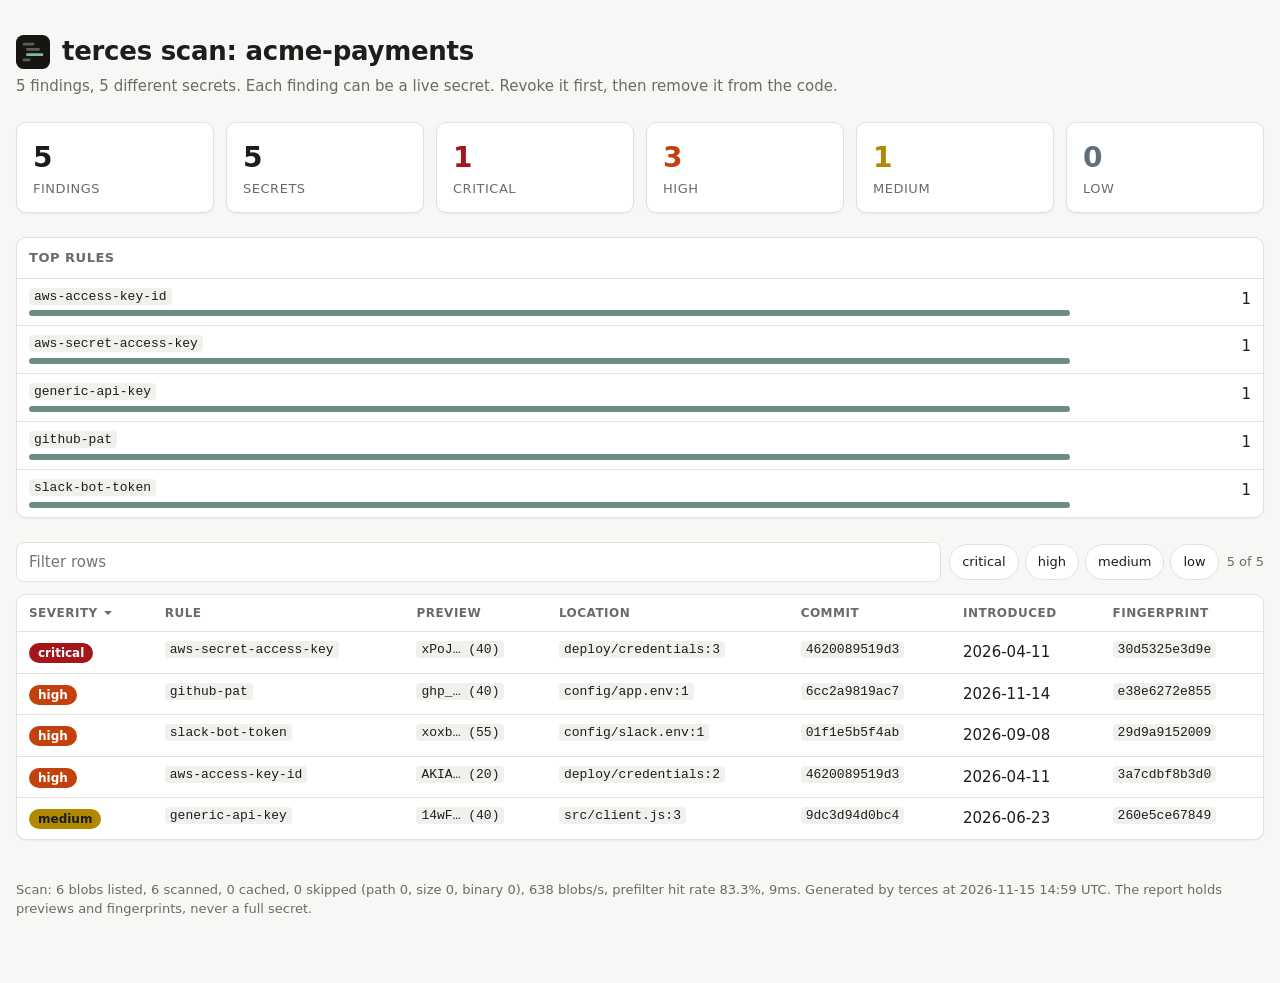
<file: site/example/report.html>
<!doctype html>
<html lang="en">
<head>
<meta charset="utf-8">
<meta name="viewport" content="width=device-width, initial-scale=1">
<meta http-equiv="Content-Security-Policy" content="default-src 'none'; style-src 'unsafe-inline'; script-src 'unsafe-inline'">
<meta name="referrer" content="no-referrer">
<title>terces scan: acme-payments</title>
<style>
:root {
  --bg: #f7f7f5;
  --panel: #ffffff;
  --text: #1d1d1b;
  --muted: #6b6b66;
  --line: #e2e2dc;
  --accent: #2f5d50;
  --code-bg: #f0f0ec;
  --critical: #a4161a;
  --high: #c2410c;
  --medium: #b08900;
  --low: #5c7080;
  --shadow: 0 1px 2px rgba(0, 0, 0, 0.06);
  --logo-tile: #161513;
  --logo-bar: #5F5C55;
  --logo-accent: #7fb7a4;
}
@media (prefers-color-scheme: dark) {
  :root {
    --bg: #141413;
    --panel: #1d1d1b;
    --text: #ecece6;
    --muted: #9a9a92;
    --line: #33332f;
    --accent: #7fb7a4;
    --code-bg: #262623;
    --critical: #ff6b6b;
    --high: #ff922b;
    --medium: #ffd43b;
    --low: #a5b4c3;
    --shadow: none;
    --logo-tile: #2B2A26;
    --logo-bar: #77746C;
    --logo-accent: #7fb7a4;
  }
  .sev.sev { color: #141413; }
}
* { box-sizing: border-box; }
body {
  margin: 0;
  background: var(--bg);
  color: var(--text);
  font: 15px/1.5 system-ui, -apple-system, "Segoe UI", Roboto, sans-serif;
}
main { max-width: 1280px; margin: 0 auto; padding: 32px 16px 64px; }
header h1 { margin: 0; font-size: 26px; letter-spacing: -0.01em; }
.title-row { display: flex; align-items: center; gap: 12px; }
.brand { width: 34px; height: 34px; flex: none; }
.logo-tile { fill: var(--logo-tile); }
.logo-bar { fill: var(--logo-bar); }
.logo-accent { fill: var(--logo-accent); }
header p { margin: 4px 0 0; color: var(--muted); }
.cards { display: grid; grid-template-columns: repeat(auto-fit, minmax(150px, 1fr)); gap: 12px; margin: 24px 0; }
.card {
  background: var(--panel); border: 1px solid var(--line); border-radius: 10px;
  padding: 14px 16px; box-shadow: var(--shadow);
}
.card .n { font-size: 28px; font-weight: 650; font-variant-numeric: tabular-nums; }
.card .k { color: var(--muted); font-size: 13px; text-transform: uppercase; letter-spacing: 0.04em; }
.card.critical .n { color: var(--critical); }
.card.high .n { color: var(--high); }
.card.medium .n { color: var(--medium); }
.card.low .n { color: var(--low); }
.breakdowns { display: grid; grid-template-columns: repeat(auto-fit, minmax(300px, 1fr)); gap: 12px; margin: 0 0 24px; }
.breakdowns h3 { margin: 0; padding: 10px 12px; font-size: 13px; text-transform: uppercase; letter-spacing: 0.04em; color: var(--muted); border-bottom: 1px solid var(--line); }
.bar { height: 6px; border-radius: 3px; background: var(--accent); opacity: 0.7; margin-top: 4px; }
.notice {
  background: color-mix(in srgb, var(--high) 8%, var(--panel)); border: 1px solid color-mix(in srgb, var(--high) 45%, var(--line));
  border-radius: 8px; padding: 10px 14px; margin: 12px 0;
}
.toolbar { display: flex; flex-wrap: wrap; gap: 8px; align-items: center; margin: 20px 0 12px; }
.toolbar input[type=search] {
  flex: 1 1 260px; min-width: 0; padding: 8px 12px; border-radius: 8px;
  border: 1px solid var(--line); background: var(--panel); color: var(--text); font: inherit;
}
.toolbar button {
  padding: 7px 12px; border-radius: 999px; border: 1px solid var(--line);
  background: var(--panel); color: var(--text); font: inherit; font-size: 13px; cursor: pointer;
}
.toolbar button[aria-pressed=false] { opacity: 0.45; }
#filters { display: inline-flex; flex-wrap: wrap; gap: 6px; }
.toolbar .count { color: var(--muted); font-size: 13px; margin-left: auto; }
.wrap { overflow-x: auto; background: var(--panel); border: 1px solid var(--line); border-radius: 10px; box-shadow: var(--shadow); }
table { width: 100%; border-collapse: collapse; }
th, td { text-align: left; padding: 9px 12px; border-bottom: 1px solid var(--line); vertical-align: top; }
tr:last-child td { border-bottom: 0; }
th {
  position: sticky; top: 0; background: var(--panel); font-size: 12px; text-transform: uppercase;
  letter-spacing: 0.04em; color: var(--muted); cursor: pointer; user-select: none; white-space: nowrap;
}
th[aria-sort]::after {
  content: ""; display: inline-block; margin-left: 6px; vertical-align: 2px;
  border: 4px solid transparent;
}
th[aria-sort=ascending]::after { border-bottom-color: currentColor; border-top-width: 0; }
th[aria-sort=descending]::after { border-top-color: currentColor; border-bottom-width: 0; }
td.code { font: 13px/1.45 ui-monospace, SFMono-Regular, Menlo, Consolas, monospace; white-space: nowrap; }
td.code span { background: var(--code-bg); border-radius: 4px; padding: 1px 5px; }
td.number { font-variant-numeric: tabular-nums; text-align: right; }
.sev { display: inline-block; padding: 1px 9px; border-radius: 999px; font-size: 12px; font-weight: 600; color: #fff; }
.sev.critical { background: var(--critical); }
.sev.high { background: var(--high); }
.sev.medium { background: var(--medium); color: #1d1d1b; }
.sev.low { background: var(--low); }
.empty { padding: 28px; text-align: center; color: var(--muted); }
h2 { font-size: 18px; margin: 36px 0 8px; }
footer { margin-top: 40px; color: var(--muted); font-size: 13px; }
</style>
</head>
<body>
<main>
  <header>
    <div class="title-row">
      <svg class="brand" viewBox="0 0 100 100" aria-hidden="true"><rect class="logo-tile" width="100" height="100" rx="22"/><rect class="logo-bar" x="20" y="22.8" width="34" height="8" rx="2"/><rect class="logo-bar" x="30" y="38.3" width="40" height="8" rx="2"/><rect class="logo-accent" x="30" y="53.8" width="50" height="8" rx="2"/><rect class="logo-bar" x="20" y="69.3" width="22" height="8" rx="2"/></svg>
      <h1 id="title"></h1>
    </div>
    <p id="subtitle"></p>
  </header>
  <section class="cards" id="cards"></section>
  <section class="breakdowns" id="breakdowns"></section>
  <div id="notices"></div>
  <div id="main-table">
  <div class="toolbar">
    <input type="search" id="search" placeholder="Filter rows" aria-label="Filter rows">
    <span id="filters"></span>
    <span class="count" id="count"></span>
  </div>
  <div class="wrap"><table id="rows"></table></div>
  </div>
  <div id="gaps"></div>
  <footer id="footer"></footer>
</main>
<script type="application/json" id="data">{"title":"terces scan: acme-payments","subtitle":"5 findings, 5 different secrets. Each finding can be a live secret. Revoke it first, then remove it from the code.","footer":"Scan: 6 blobs listed, 6 scanned, 0 cached, 0 skipped (path 0, size 0, binary 0), 638 blobs/s, prefilter hit rate 83.3%, 9ms. Generated by terces at 2026-11-15 14:59 UTC. The report holds previews and fingerprints, never a full secret.","empty":"No findings.","cards":[{"label":"findings","value":5},{"label":"secrets","value":5},{"label":"critical","value":1,"kind":"critical"},{"label":"high","value":3,"kind":"high"},{"label":"medium","value":1,"kind":"medium"},{"label":"low","value":0,"kind":"low"}],"breakdowns":[{"title":"Top rules","rows":[{"name":"aws-access-key-id","count":1},{"name":"aws-secret-access-key","count":1},{"name":"generic-api-key","count":1},{"name":"github-pat","count":1},{"name":"slack-bot-token","count":1}]},{"title":"Top repositories","rows":[]}],"notices":null,"columns":[{"name":"Severity","kind":"severity"},{"name":"Rule","kind":"code"},{"name":"Preview","kind":"code"},{"name":"Location","kind":"code"},{"name":"Commit","kind":"code"},{"name":"Introduced","kind":"text"},{"name":"Fingerprint","kind":"code"}],"rows":[["critical","aws-secret-access-key","xPoJ… (40)","deploy/credentials:3","4620089519d3","2026-04-11","30d5325e3d9e"],["high","github-pat","ghp_… (40)","config/app.env:1","6cc2a9819ac7","2026-11-14","e38e6272e855"],["high","slack-bot-token","xoxb… (55)","config/slack.env:1","01f1e5b5f4ab","2026-09-08","29d9a9152009"],["high","aws-access-key-id","AKIA… (20)","deploy/credentials:2","4620089519d3","2026-04-11","3a7cdbf8b3d0"],["medium","generic-api-key","14wF… (40)","src/client.js:3","9dc3d94d0bc4","2026-06-23","260e5ce67849"]],"summaryOnly":false}</script>
<script>
"use strict";
(function () {
  // The data is untrusted repository content. Show it only with textContent.
  var data = JSON.parse(document.getElementById("data").textContent);
  var order = { critical: 4, high: 3, medium: 2, low: 1 };
  var cols = data.columns || [];
  var rows = data.rows || [];
  var sevCol = -1;
  cols.forEach(function (c, i) { if (c.kind === "severity" && sevCol < 0) sevCol = i; });
  var shown = { critical: true, high: true, medium: true, low: true };
  var sortCol = sevCol, sortDir = -1, query = "";

  function el(tag, cls, text) {
    var e = document.createElement(tag);
    if (cls) e.className = cls;
    if (text !== undefined) e.textContent = text;
    return e;
  }

  document.title = data.title;
  document.getElementById("title").textContent = data.title;
  document.getElementById("subtitle").textContent = data.subtitle || "";
  document.getElementById("footer").textContent = data.footer || "";

  var cards = document.getElementById("cards");
  function card(cls, n, k) {
    var c = el("div", "card " + cls);
    c.appendChild(el("div", "n", String(n)));
    c.appendChild(el("div", "k", k));
    cards.appendChild(c);
  }
  (data.cards || []).forEach(function (c) { card(c.kind || "", c.value, c.label); });

  var bd = document.getElementById("breakdowns");
  (data.breakdowns || []).forEach(function (b) {
    if (!b.rows || !b.rows.length) return;
    var box = el("div", "wrap");
    box.appendChild(el("h3", "", b.title));
    var t = el("table"), tb = el("tbody");
    var most = Math.max.apply(null, b.rows.map(function (r) { return r.count; }));
    b.rows.forEach(function (r) {
      var tr = el("tr"), name = el("td", "code");
      name.appendChild(el("span", "", r.name));
      var bar = el("div", "bar");
      bar.style.width = Math.max(4, Math.round(100 * r.count / most)) + "%";
      name.appendChild(bar);
      tr.appendChild(name);
      tr.appendChild(el("td", "number", String(r.count)));
      tb.appendChild(tr);
    });
    t.appendChild(tb);
    box.appendChild(t);
    bd.appendChild(box);
  });
  if (data.summaryOnly) document.getElementById("main-table").hidden = true;

  var notices = document.getElementById("notices");
  (data.notices || []).forEach(function (n) { notices.appendChild(el("div", "notice", n)); });

  var filters = document.getElementById("filters");
  if (sevCol >= 0) {
    ["critical", "high", "medium", "low"].forEach(function (s) {
      var b = el("button", "", s);
      b.type = "button";
      b.setAttribute("aria-pressed", "true");
      b.addEventListener("click", function () {
        shown[s] = !shown[s];
        b.setAttribute("aria-pressed", String(shown[s]));
        draw();
      });
      filters.appendChild(b);
    });
  }
  document.getElementById("search").addEventListener("input", function (e) {
    query = e.target.value.toLowerCase();
    draw();
  });

  function cmp(a, b) {
    var kind = cols[sortCol] ? cols[sortCol].kind : "text";
    var x = a[sortCol] || "", y = b[sortCol] || "";
    if (kind === "severity") return ((order[x] || 0) - (order[y] || 0)) * sortDir;
    if (kind === "number") return ((parseFloat(x) || 0) - (parseFloat(y) || 0)) * sortDir;
    return x.localeCompare(y) * sortDir;
  }

  var table = document.getElementById("rows");
  function draw() {
    table.textContent = "";
    var head = el("thead"), hr = el("tr");
    cols.forEach(function (c, i) {
      var th = el("th", "", c.name);
      th.scope = "col";
      if (i === sortCol) th.setAttribute("aria-sort", sortDir > 0 ? "ascending" : "descending");
      th.addEventListener("click", function () {
        if (sortCol === i) sortDir = -sortDir; else { sortCol = i; sortDir = c.kind === "text" || c.kind === "code" ? 1 : -1; }
        draw();
      });
      hr.appendChild(th);
    });
    head.appendChild(hr);
    table.appendChild(head);
    var list = rows.filter(function (r) {
      if (sevCol >= 0 && order[r[sevCol]] && !shown[r[sevCol]]) return false;
      return !query || r.join(" ").toLowerCase().indexOf(query) >= 0;
    });
    if (sortCol >= 0) list.sort(cmp);
    var body = el("tbody");
    list.forEach(function (r) {
      var tr = el("tr");
      cols.forEach(function (c, i) {
        var v = r[i] || "", td = el("td", c.kind);
        if (c.kind === "severity" && v) td.appendChild(el("span", "sev " + v, v));
        else if (c.kind === "code" && v) td.appendChild(el("span", "", v));
        else td.textContent = v;
        tr.appendChild(td);
      });
      body.appendChild(tr);
    });
    if (!list.length) {
      var tr = el("tr"), td = el("td", "empty", rows.length ? "No rows match the filter." : (data.empty || "No rows."));
      td.colSpan = Math.max(cols.length, 1);
      tr.appendChild(td);
      body.appendChild(tr);
    }
    table.appendChild(body);
    document.getElementById("count").textContent = list.length + " of " + rows.length;
  }
  draw();
  // The table exists only after draw, so scroll to a link target now.
  if (location.hash) {
    var target = document.getElementById(location.hash.slice(1));
    if (target) target.scrollIntoView();
  }

  if (data.gaps && data.gaps.rows && data.gaps.rows.length) {
    var g = document.getElementById("gaps");
    g.appendChild(el("h2", "", data.gaps.title));
    g.appendChild(el("p", "", data.gaps.text));
    var wrap = el("div", "wrap"), t = el("table"), th = el("thead"), tr = el("tr");
    data.gaps.columns.forEach(function (c) { tr.appendChild(el("th", "", c)); });
    th.appendChild(tr);
    t.appendChild(th);
    var tb = el("tbody");
    data.gaps.rows.forEach(function (r) {
      var row = el("tr");
      r.forEach(function (v, i) { row.appendChild(el("td", i < 2 ? "code" : "", v)); });
      tb.appendChild(row);
    });
    t.appendChild(tb);
    wrap.appendChild(t);
    g.appendChild(wrap);
  }
})();
</script>
</body>
</html>
</file>
<file: site/style.css>
/* terces site. The tokens match the HTML report that terces writes. */

:root {
  --bg: #f7f7f5;
  --panel: #ffffff;
  --ink: #1d1d1b;
  --muted: #62625d;
  --line: #e2e2dc;
  --line-strong: #cfcfc7;
  --accent: #2f5d50;
  --accent-ink: #ffffff;
  --accent-soft: #e4eeea;
  --code-bg: #f0f0ec;
  --add-bg: #e9f2ee;
  --hit-bg: #fbe3d6;
  --hit-ink: #1d1d1b;
  --critical: #a4161a;
  --high: #c2410c;
  --medium: #b08900;
  --low: #5c7080;
  --shadow: 0 1px 2px rgba(29, 29, 27, 0.05), 0 6px 16px -10px rgba(29, 29, 27, 0.16);
  --radius: 10px;
  --sans: system-ui, -apple-system, "Segoe UI", Roboto, "Helvetica Neue", sans-serif;
  --mono: ui-monospace, SFMono-Regular, Menlo, Consolas, "Liberation Mono", monospace;
  --ease: cubic-bezier(0.16, 1, 0.3, 1);
  color-scheme: light dark;
}

@media (prefers-color-scheme: dark) {
  :root {
    --bg: #141413;
    --panel: #1d1d1b;
    --ink: #ecece6;
    --muted: #a3a39b;
    --line: #33332f;
    --line-strong: #474741;
    --accent: #7fb7a4;
    --accent-ink: #10201b;
    --accent-soft: #21302b;
    --code-bg: #262623;
    --add-bg: #1f2c27;
    --hit-bg: #4a2a1a;
    --hit-ink: #ffd9c2;
    --critical: #ff6b6b;
    --high: #ff922b;
    --medium: #ffd43b;
    --low: #a5b4c3;
    --shadow: 0 1px 2px rgba(0, 0, 0, 0.4), 0 6px 16px -10px rgba(0, 0, 0, 0.6);
  }
}

*, *::before, *::after { box-sizing: border-box; }

html { scroll-behavior: smooth; scroll-padding-top: 84px; }
@media (prefers-reduced-motion: reduce) { html { scroll-behavior: auto; } }

body {
  margin: 0;
  background: var(--bg);
  color: var(--ink);
  font: 16px/1.6 var(--sans);
  -webkit-font-smoothing: antialiased;
  text-rendering: optimizeLegibility;
  caret-color: var(--accent);
  scrollbar-color: var(--line-strong) var(--bg);
}

::selection { background: var(--accent); color: var(--accent-ink); }

a { color: var(--accent); text-decoration-thickness: 1px; text-underline-offset: 3px; }
a:hover { text-decoration-thickness: 2px; }
:focus-visible { outline: 2px solid var(--accent); outline-offset: 3px; border-radius: 4px; }

code, pre { font-family: var(--mono); font-size: 0.875em; }
p code, li code, td code, th code, figcaption code, .pane-cmd code, .next-link code {
  background: var(--code-bg);
  border-radius: 4px;
  padding: 0.1em 0.35em;
}
/* An inline chip such as acme-payments stays on one line. */
p code, li code, .next-link code { white-space: nowrap; }
h1, h2, h3 { text-wrap: balance; margin: 0; }
p { text-wrap: pretty; }

.wrap { width: min(1180px, 100% - 32px); margin-inline: auto; }
.muted { color: var(--muted); }

.skip {
  position: absolute; left: 16px; top: -48px; z-index: 20;
  background: var(--accent); color: var(--accent-ink); padding: 8px 14px; border-radius: 8px;
}
.skip:focus { top: 12px; }

/* Header */

.top {
  position: sticky; top: 0; z-index: 10;
  background: color-mix(in srgb, var(--bg) 88%, transparent);
  backdrop-filter: saturate(1.4) blur(10px);
  border-bottom: 1px solid var(--line);
}
.top-row { display: flex; align-items: center; justify-content: space-between; height: 64px; gap: 16px; }
.mark { display: inline-flex; align-items: center; gap: 10px; color: var(--ink); text-decoration: none; }
.mark picture, .foot-brand picture { display: inline-flex; }
.mark-logo { width: auto; height: 30px; display: block; }
.top nav { display: flex; align-items: center; gap: 4px; }
.top nav a {
  color: var(--ink); text-decoration: none; font-size: 15px;
  padding: 8px 12px; border-radius: 8px;
  transition: background-color 160ms var(--ease);
}
.top nav a:hover { background: var(--code-bg); }
.nav-gh { display: inline-flex; align-items: center; gap: 7px; border: 1px solid var(--line); }
.nav-gh svg { width: 17px; height: 17px; fill: currentColor; }

/* Hero */

.hero {
  display: grid;
  grid-template-columns: minmax(0, 1.05fr) minmax(0, 1fr);
  gap: clamp(32px, 5vw, 72px);
  align-items: center;
  padding-block: clamp(48px, 8vh, 96px) clamp(56px, 9vh, 104px);
}
.hero h1 {
  font-size: clamp(2.3rem, 4.6vw, 3.75rem);
  line-height: 1.04;
  letter-spacing: -0.032em;
  font-weight: 700;
  max-width: 15ch;
}
.lead { font-size: 1.125rem; color: var(--muted); max-width: 52ch; margin: 22px 0 28px; }
.lead strong { color: var(--ink); }

.cmd {
  display: flex; align-items: center; gap: 8px;
  background: var(--panel); border: 1px solid var(--line); border-radius: var(--radius);
  padding: 6px 6px 6px 16px; box-shadow: var(--shadow);
  max-width: 100%;
}
.cmd code, .quick-steps .cmd code {
  flex: 1; min-width: 0; background: none; border-radius: 0; padding: 8px 0;
  font-size: 14px; line-height: 1.55; white-space: pre-wrap; overflow-wrap: normal; word-break: normal;
  overflow-x: auto; scrollbar-width: thin;
}
.prompt { color: var(--muted); user-select: none; }
.copy {
  flex: none; width: 36px; height: 36px; display: grid; place-items: center;
  border: 1px solid transparent; border-radius: 8px; background: transparent; color: var(--muted); cursor: pointer;
  transition: background-color 160ms var(--ease), color 160ms var(--ease);
}
.copy:hover { background: var(--code-bg); color: var(--ink); }
.copy svg { width: 18px; height: 18px; fill: none; stroke: currentColor; stroke-width: 1.8; }
.copy[data-done] { color: var(--accent); }

.actions { display: flex; flex-wrap: wrap; gap: 10px; margin-top: 18px; }
.btn {
  display: inline-flex; align-items: center; gap: 8px;
  font: 600 15px/1 var(--sans); text-decoration: none; color: var(--ink);
  padding: 13px 18px; border-radius: 9px; border: 1px solid var(--line-strong); background: var(--panel);
  cursor: pointer; transition: transform 160ms var(--ease), background-color 160ms var(--ease), border-color 160ms var(--ease);
}
.btn:hover { border-color: var(--ink); text-decoration: none; }
.btn:active { transform: translateY(1px); }
.btn-primary { background: var(--accent); color: var(--accent-ink); border-color: var(--accent); }
.btn-primary:hover { background: color-mix(in srgb, var(--accent) 86%, var(--ink)); border-color: transparent; }
.btn-small { padding: 9px 13px; font-size: 14px; }
.btn svg { width: 16px; height: 16px; fill: none; stroke: currentColor; stroke-width: 2; stroke-linecap: round; }
.facts { color: var(--muted); font-size: 14px; margin: 22px 0 0; }

/* Hero demo */

.hero-demo { display: grid; gap: 0; }
.panel {
  margin: 0; background: var(--panel); border: 1px solid var(--line); border-radius: var(--radius);
  box-shadow: var(--shadow); overflow: hidden;
}
.panel-head {
  display: flex; justify-content: space-between; gap: 12px; flex-wrap: wrap;
  padding: 10px 14px; border-bottom: 1px solid var(--line); font-size: 13px;
}
.panel-head .file { font: 600 13px/1.4 var(--mono); }
.panel-head .label { font: 600 13px/1.4 var(--sans); }
.diff-body { margin: 0; padding: 10px 0; overflow-x: auto; font-size: 13.5px; line-height: 1.75; }
.diff-body .ln { display: inline-block; width: 40px; padding-right: 12px; text-align: right; color: var(--muted); user-select: none; }
.diff-body .add { display: inline-block; min-width: calc(100% - 40px); background: var(--add-bg); padding: 0 14px 0 6px; }
mark.kw { background: var(--hit-bg); color: var(--hit-ink); border-radius: 3px; padding: 0 1px; box-shadow: inset 0 -2px 0 var(--high); }
[data-token-tail] { word-break: break-all; }

.hop { position: relative; display: flex; align-items: center; gap: 12px; padding: 12px 0 12px 28px; min-height: 58px; }
.hop-line {
  position: absolute; left: 34px; top: 0; bottom: 0; width: 2px;
  background: linear-gradient(var(--line-strong), var(--accent));
}
.hop-label {
  position: relative; margin-left: 22px; font: 12.5px/1.4 var(--mono); color: var(--muted);
  background: var(--bg); padding: 2px 8px; border: 1px solid var(--line); border-radius: 999px;
  overflow-wrap: anywhere;
}

.row-dl { display: grid; grid-template-columns: max-content minmax(0, 1fr); margin: 0; font-size: 14px; }
.row-dl dt, .row-dl dd { margin: 0; padding: 9px 14px; border-bottom: 1px solid var(--line); }
.row-dl dt { color: var(--muted); font: 13px/1.6 var(--mono); }
.row-dl dd { min-width: 0; }
.row-dl dt:last-of-type, .row-dl dd:last-of-type { border-bottom: 0; }
.row-dl code { font-size: 13.5px; }
.fp { word-break: break-all; transition: filter 380ms var(--ease), opacity 380ms var(--ease); }
.fp[data-busy] { filter: blur(3px); opacity: 0.55; }
.fp b { font-weight: 700; }
.none { color: var(--muted); font: italic 14px/1.6 var(--sans); }
.none::before { content: ""; display: inline-block; width: 14px; height: 2px; background: var(--muted); vertical-align: middle; margin-right: 8px; }

.sev {
  display: inline-block; padding: 1px 10px; border-radius: 999px;
  font: 600 12px/1.6 var(--sans); color: #fff;
}
.sev-high { background: var(--high); }
@media (prefers-color-scheme: dark) { .sev { color: #141413; } }

.demo-foot { display: flex; align-items: flex-start; gap: 14px; margin-top: 14px; }
.demo-foot .btn { flex: none; }
.note { margin: 0; font-size: 13px; color: var(--muted); }

/* Demo video */

.demo { padding-block: clamp(56px, 9vh, 104px) 0; border-top: 1px solid var(--line); }
.video {
  margin: 0; border: 1px solid var(--line); border-radius: var(--radius); overflow: hidden;
  box-shadow: var(--shadow); background: var(--panel);
}
.video video { display: block; width: 100%; height: auto; }
.visually-hidden {
  position: absolute; width: 1px; height: 1px; padding: 0; margin: -1px;
  overflow: hidden; clip: rect(0 0 0 0); white-space: nowrap; border: 0;
}

/* Journey */

.journey { padding-block: clamp(56px, 9vh, 112px); border-top: 1px solid var(--line); }
.journey-title, .section-head h2 {
  font-size: clamp(1.75rem, 3vw, 2.5rem); letter-spacing: -0.025em; line-height: 1.1; font-weight: 700;
}
.journey-title { margin-bottom: 14px; }
.bridge { max-width: 68ch; color: var(--muted); margin: 0 0 clamp(32px, 5vh, 56px); }
.redact {
  display: inline-block; padding: 0 8px; margin-left: 2px; border-radius: 4px;
  background: var(--code-bg); color: var(--muted); font: italic 12px/1.6 var(--sans);
}
.stepbar { display: none; }
.journey-grid { display: grid; grid-template-columns: 250px minmax(0, 1fr); gap: clamp(32px, 5vw, 72px); }

.rail { position: sticky; top: 96px; align-self: start; padding-left: 18px; }
.rail ol { list-style: none; margin: 0; padding: 0; display: grid; gap: 4px; counter-reset: step; }
.rail li { counter-increment: step; }
.rail a {
  display: grid; grid-template-columns: 26px 1fr; gap: 8px; align-items: baseline;
  padding: 8px 10px; border-radius: 8px; color: var(--muted); text-decoration: none; font-size: 15px; line-height: 1.35;
  transition: color 200ms var(--ease), background-color 200ms var(--ease);
}
.rail a::before { content: counter(step); font: 600 13px/1 var(--mono); color: var(--muted); }
.rail a:hover { color: var(--ink); background: var(--code-bg); }
.rail a[aria-current="step"] { color: var(--ink); background: var(--panel); box-shadow: var(--shadow); }
.rail a[aria-current="step"]::before { color: var(--accent); }
.rail::before { content: ""; position: absolute; left: 0; top: 6px; bottom: 6px; width: 2px; background: var(--line); border-radius: 2px; }
.rail-progress {
  position: absolute; left: 0; top: 6px; width: 2px; height: calc(100% - 12px); background: var(--accent); border-radius: 2px;
  transform-origin: top; transform: scaleY(var(--progress, 0)); transition: transform 300ms var(--ease);
}

.steps { display: grid; gap: clamp(72px, 12vh, 128px); min-width: 0; }
.step { min-width: 0; }
.step h3 { font-size: clamp(1.35rem, 2.2vw, 1.75rem); letter-spacing: -0.02em; line-height: 1.2; margin-bottom: 12px; }
.step > p { max-width: 68ch; margin: 0 0 22px; }
.step .aside { color: var(--muted); font-size: 15px; margin: 18px 0 0; }

.check {
  display: flex; align-items: center; gap: 12px; flex-wrap: wrap;
  background: var(--panel); border: 1px solid var(--line); border-radius: var(--radius);
  padding: 12px 16px; margin-bottom: 14px; font-size: 15px; box-shadow: var(--shadow);
}
.check-icon { width: 20px; height: 20px; flex: none; fill: none; stroke: var(--critical); stroke-width: 2; stroke-linecap: round; }
.check-state { margin-left: auto; font: 600 13px/1 var(--sans); color: var(--critical); }

.term {
  margin: 0; background: var(--panel); border: 1px solid var(--line); border-radius: var(--radius);
  box-shadow: var(--shadow); overflow: hidden;
}
.term figcaption {
  padding: 10px 14px; border-bottom: 1px solid var(--line); background: var(--code-bg);
  font: 13px/1.5 var(--mono); white-space: pre-wrap; overflow-wrap: normal;
}
.term figcaption .prompt { margin-right: 6px; }
.term pre, .tabpanel pre {
  margin: 0; padding: 14px 16px; overflow-x: auto; font-size: 13px; line-height: 1.6;
  tab-size: 2; scrollbar-width: thin;
}
/* The real output stays whole on a wide screen. On a phone it scrolls, so
   the table columns keep their alignment. */
.term pre { white-space: pre-wrap; }

.window {
  background: var(--panel); border: 1px solid var(--line); border-radius: var(--radius);
  padding: 18px 16px 14px; box-shadow: var(--shadow); overflow: hidden; margin-bottom: 18px;
}
.window-text { font: 13px/1.8 var(--mono); white-space: nowrap; overflow: hidden; text-overflow: clip; display: flex; }
.window-text .dim { color: var(--muted); opacity: 0.55; flex: 1 1 0; min-width: 0; overflow: hidden; white-space: nowrap; }
.window-text .dim:first-child { direction: rtl; text-align: left; }
.window-text .win {
  flex: none; background: var(--accent-soft); border-radius: 4px; padding: 4px 10px;
  outline: 1px dashed var(--accent); outline-offset: 2px; max-width: 60%; overflow: hidden; text-overflow: ellipsis;
}
.window-scale { display: flex; gap: 6px; margin-top: 12px; font: 12px/1.4 var(--sans); color: var(--muted); }
.window-scale span { padding-top: 6px; text-align: center; }
.window-scale .dim-bar { flex: 1 1 0; border-top: 2px solid var(--line); }
.window-scale .win-bar { flex: 0 0 auto; border-top: 2px solid var(--accent); color: var(--accent); font-weight: 600; padding-inline: 18px; }

table { border-collapse: collapse; font-variant-numeric: tabular-nums; }
.mini { width: 100%; max-width: 620px; font-size: 14.5px; }
.mini caption { text-align: left; color: var(--muted); font-size: 13px; padding-bottom: 8px; }
.mini th, .mini td, .bench th, .bench td { text-align: left; padding: 10px 14px; border-bottom: 1px solid var(--line); }
.mini thead th, .bench thead th { font: 600 12px/1.4 var(--sans); text-transform: uppercase; letter-spacing: 0.04em; color: var(--muted); }
.mini tbody th, .bench tbody th { font-weight: 500; }
.mini td:last-child { font-weight: 700; color: var(--accent); }

.tables { display: grid; grid-template-columns: repeat(2, minmax(0, 1fr)); gap: 14px; }

.shot { margin: 22px 0 0; }
.shot > a { display: block; border-radius: var(--radius); overflow: hidden; border: 1px solid var(--line); box-shadow: var(--shadow); }
.shot img { display: block; width: 100%; height: auto; transition: transform 500ms var(--ease); }
.shot > a:hover img { transform: scale(1.012); }
.shot figcaption { color: var(--muted); font-size: 14px; margin-top: 10px; }

/* Sections */

.formats, .never, .quick, .numbers { padding-block: clamp(56px, 9vh, 104px); border-top: 1px solid var(--line); }
.section-head { display: grid; grid-template-columns: minmax(0, 1fr) minmax(0, 1.2fr); gap: clamp(16px, 4vw, 64px); align-items: end; margin-bottom: 32px; }
.section-head p { margin: 0; color: var(--muted); max-width: 60ch; }

.tabs { background: var(--panel); border: 1px solid var(--line); border-radius: var(--radius); box-shadow: var(--shadow); overflow: hidden; }
.tablist { display: flex; gap: 2px; padding: 6px; border-bottom: 1px solid var(--line); background: var(--code-bg); overflow-x: auto; }
.tablist button {
  font: 600 14px/1 var(--sans); color: var(--muted); background: transparent; border: 0;
  padding: 10px 14px; border-radius: 7px; cursor: pointer; white-space: nowrap;
  transition: background-color 160ms var(--ease), color 160ms var(--ease);
}
.tablist button:hover { color: var(--ink); }
.tablist button[aria-selected="true"] { background: var(--panel); color: var(--ink); box-shadow: var(--shadow); }
.tabpanel pre { max-height: 440px; overflow: auto; }
.pane-cmd { margin: 0; padding: 12px 16px; border-bottom: 1px solid var(--line); color: var(--muted); font-size: 14px; }

.never-list { list-style: none; margin: 0; padding: 0; display: grid; grid-template-columns: repeat(2, minmax(0, 1fr)); column-gap: clamp(24px, 4vw, 56px); }
.never-list li { padding: 18px 0; border-top: 1px solid var(--line); color: var(--muted); max-width: 62ch; }
.never-list strong { display: block; color: var(--ink); font-size: 1.05rem; margin-bottom: 4px; }

.quick-steps { list-style: none; margin: 0 0 32px; padding: 0; display: grid; gap: 22px; counter-reset: q; }
.quick-steps li { counter-increment: q; display: grid; grid-template-columns: 40px minmax(0, 1fr); column-gap: 12px; align-items: center; }
.quick-steps li::before {
  content: counter(q); grid-row: span 2; align-self: start; margin-top: 2px;
  width: 30px; height: 30px; display: grid; place-items: center; border-radius: 50%;
  background: var(--accent); color: var(--accent-ink); font: 700 14px/1 var(--mono);
}
.quick-steps h3 { font-size: 1.05rem; margin-bottom: 8px; }
.aside-q { color: var(--muted); font-size: 15px; margin: -8px 0 32px; max-width: 80ch; }
.aside-q code { white-space: normal; overflow-wrap: anywhere; }
.next { display: grid; grid-template-columns: repeat(3, minmax(0, 1fr)); gap: 14px; }
.next-link {
  display: grid; gap: 6px; align-content: start; padding: 18px; text-decoration: none; color: var(--muted); font-size: 15px;
  background: var(--panel); border: 1px solid var(--line); border-radius: var(--radius);
  transition: border-color 160ms var(--ease), transform 200ms var(--ease);
}
.next-link strong { color: var(--ink); font-size: 1.05rem; }
.next-arrow { width: 16px; height: 16px; vertical-align: -2px; fill: none; stroke: var(--accent); stroke-width: 2; stroke-linecap: round; stroke-linejoin: round; transition: transform 200ms var(--ease); }
.next-link:hover .next-arrow { transform: translateX(3px); }
.next-link:hover { border-color: var(--accent); transform: translateY(-2px); text-decoration: none; }

.table-wrap { overflow-x: auto; background: var(--panel); border: 1px solid var(--line); border-radius: var(--radius); box-shadow: var(--shadow); }
.bench { width: 100%; font-size: 15px; }
.bench tbody tr:last-child th, .bench tbody tr:last-child td { border-bottom: 0; }
.bench td:last-child { font-weight: 700; color: var(--accent); }

/* Footer */

.foot { border-top: 1px solid var(--line); padding-block: 36px 48px; font-size: 14px; }
.foot-row { display: grid; grid-template-columns: auto 1fr auto; gap: 18px 32px; align-items: start; }
.foot p { margin: 0; }
.foot-brand img { height: 14px; width: auto; vertical-align: -1px; margin-right: 3px; }
.foot nav { display: flex; gap: 16px; flex-wrap: wrap; }

/* Responsive */

@media (max-width: 960px) {
  .stepbar {
    display: flex; gap: 8px; align-items: baseline; position: sticky; top: 64px; z-index: 5;
    margin: 0 -16px; padding: 10px 16px; font-size: 14px;
    background: color-mix(in srgb, var(--bg) 92%, transparent); backdrop-filter: blur(8px);
    border-bottom: 1px solid var(--line);
  }
  .stepbar-count { flex: none; font: 600 13px/1.4 var(--mono); color: var(--accent); }
  .stepbar-title { min-width: 0; overflow: hidden; text-overflow: ellipsis; white-space: nowrap; }
  .hero { grid-template-columns: minmax(0, 1fr); }
  .hero h1 { max-width: 18ch; }
  .journey-grid { grid-template-columns: minmax(0, 1fr); }
  .rail { display: none; }
  .section-head { grid-template-columns: minmax(0, 1fr); }
  .next { grid-template-columns: minmax(0, 1fr); }
  .foot-row { grid-template-columns: minmax(0, 1fr); }
}

@media (max-width: 720px) {
  .top nav a:not(.nav-gh) { display: none; }
  /* Commands break only at spaces, never inside a flag or a path. */
  .cmd code, .quick-steps .cmd code { white-space: pre-wrap; overflow-wrap: normal; font-size: 13px; }
  .term figcaption { white-space: pre-wrap; overflow-wrap: normal; }
  /* Output tables keep their columns and scroll. The fade shows that a
     line continues past the edge. */
  .term pre {
    white-space: pre;
    -webkit-mask-image: linear-gradient(to right, #000 calc(100% - 28px), transparent);
    mask-image: linear-gradient(to right, #000 calc(100% - 28px), transparent);
  }
  .diff-body .add { white-space: pre-wrap; overflow-wrap: anywhere; }
  .diff-body { display: grid; grid-template-columns: 34px minmax(0, 1fr); row-gap: 0; }
  .diff-body .ln { width: 34px; }
  .diff-body .add { min-width: 0; }
  .tables, .never-list { grid-template-columns: minmax(0, 1fr); }
  .demo-foot { flex-direction: column; }
  .window-text .dim { display: none; }
  .window-text .win { max-width: 100%; }
  .window-scale .dim-bar { display: none; }
  .window-scale .win-bar { flex: 1; }
  .quick-steps li { grid-template-columns: minmax(0, 1fr); }
  .quick-steps li::before { grid-row: auto; margin-bottom: 8px; }
}
</file>
